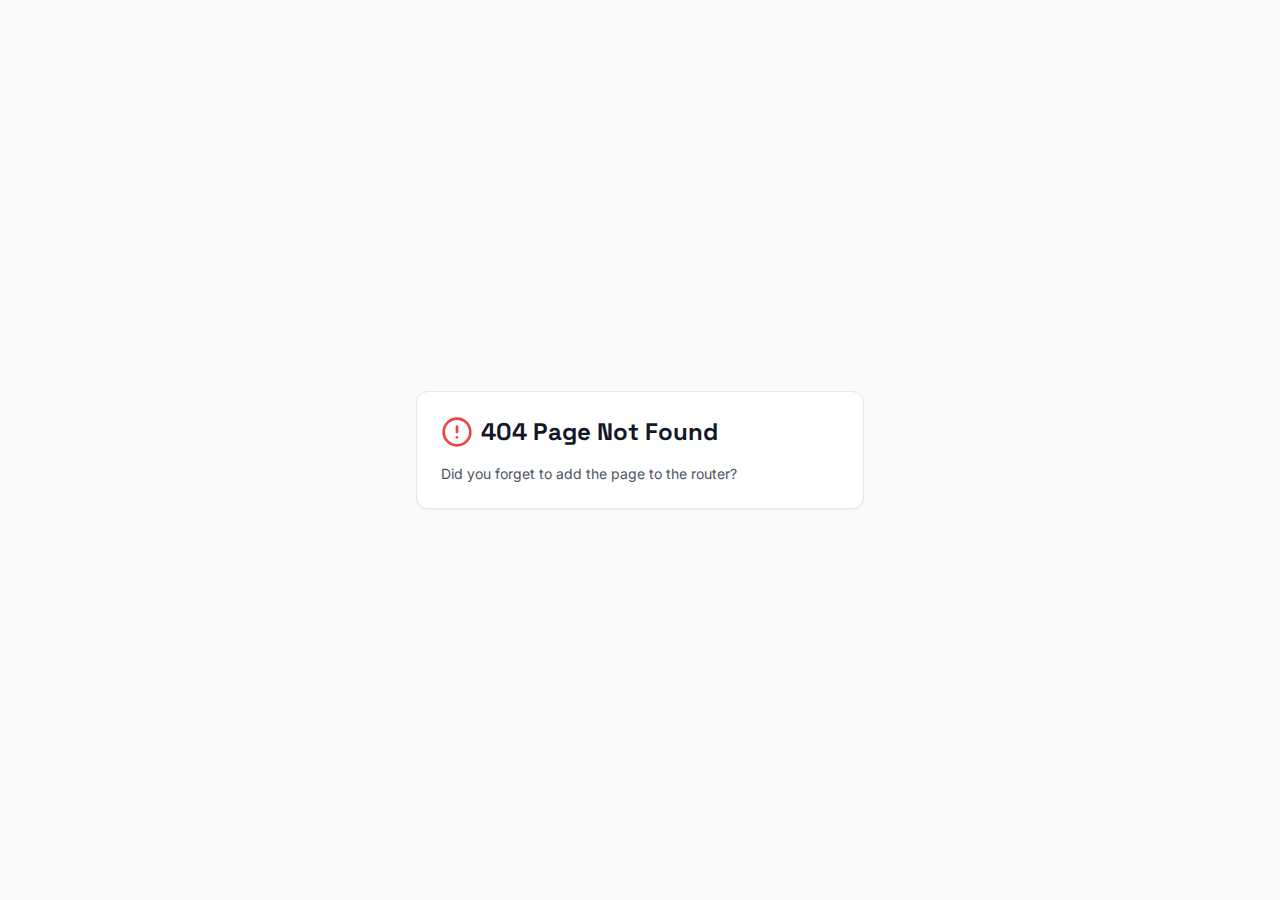
<file: index.html>
<!DOCTYPE html>
<html lang="en">
  <head>
    <meta charset="UTF-8" />
    <meta name="viewport" content="width=device-width, initial-scale=1.0, maximum-scale=1" />
    <title>CFC Trophy 2025: Where Football Meets Hope | South India's Biggest 5's Football Tournament</title>
    <meta name="description" content="Join CFC Trophy 2025 in Colachel, Tamil Nadu. South India's biggest 5's football tournament featuring 33 teams, community development, and youth empowerment. Support our mission through sponsorship opportunities." />
    <meta property="og:title" content="CFC Trophy 2025: Where Football Meets Hope" />
    <meta property="og:description" content="South India's biggest 5's football tournament bringing communities together through football. 33 teams, 10,000+ expected fans, and endless opportunities for youth development." />
    <meta property="og:type" content="website" />
    <link rel="icon" type="image/png" href="/cfc-logo.png">
    <link rel="preconnect" href="https://fonts.googleapis.com">
    <link rel="preconnect" href="https://fonts.gstatic.com" crossorigin>
    <link href="https://fonts.googleapis.com/css2?family=Inter:wght@300;400;500;600;700;800;900&family=Space+Grotesk:wght@400;500;600;700&display=swap" rel="stylesheet">
    <link rel="stylesheet" href="https://cdnjs.cloudflare.com/ajax/libs/font-awesome/6.4.0/css/all.min.css">
    <script type="module" crossorigin src="/assets/index-7pzyvl4d.js"></script>
    <link rel="stylesheet" crossorigin href="/assets/index-DSbkB8vz.css">
  </head>
  <body>
    <div id="root"></div>
    <!-- This is a replit script which adds a banner on the top of the page when opened in development mode outside the replit environment -->
    <script type="text/javascript" src="https://replit.com/public/js/replit-dev-banner.js"></script>
  </body>
</html>
</file>
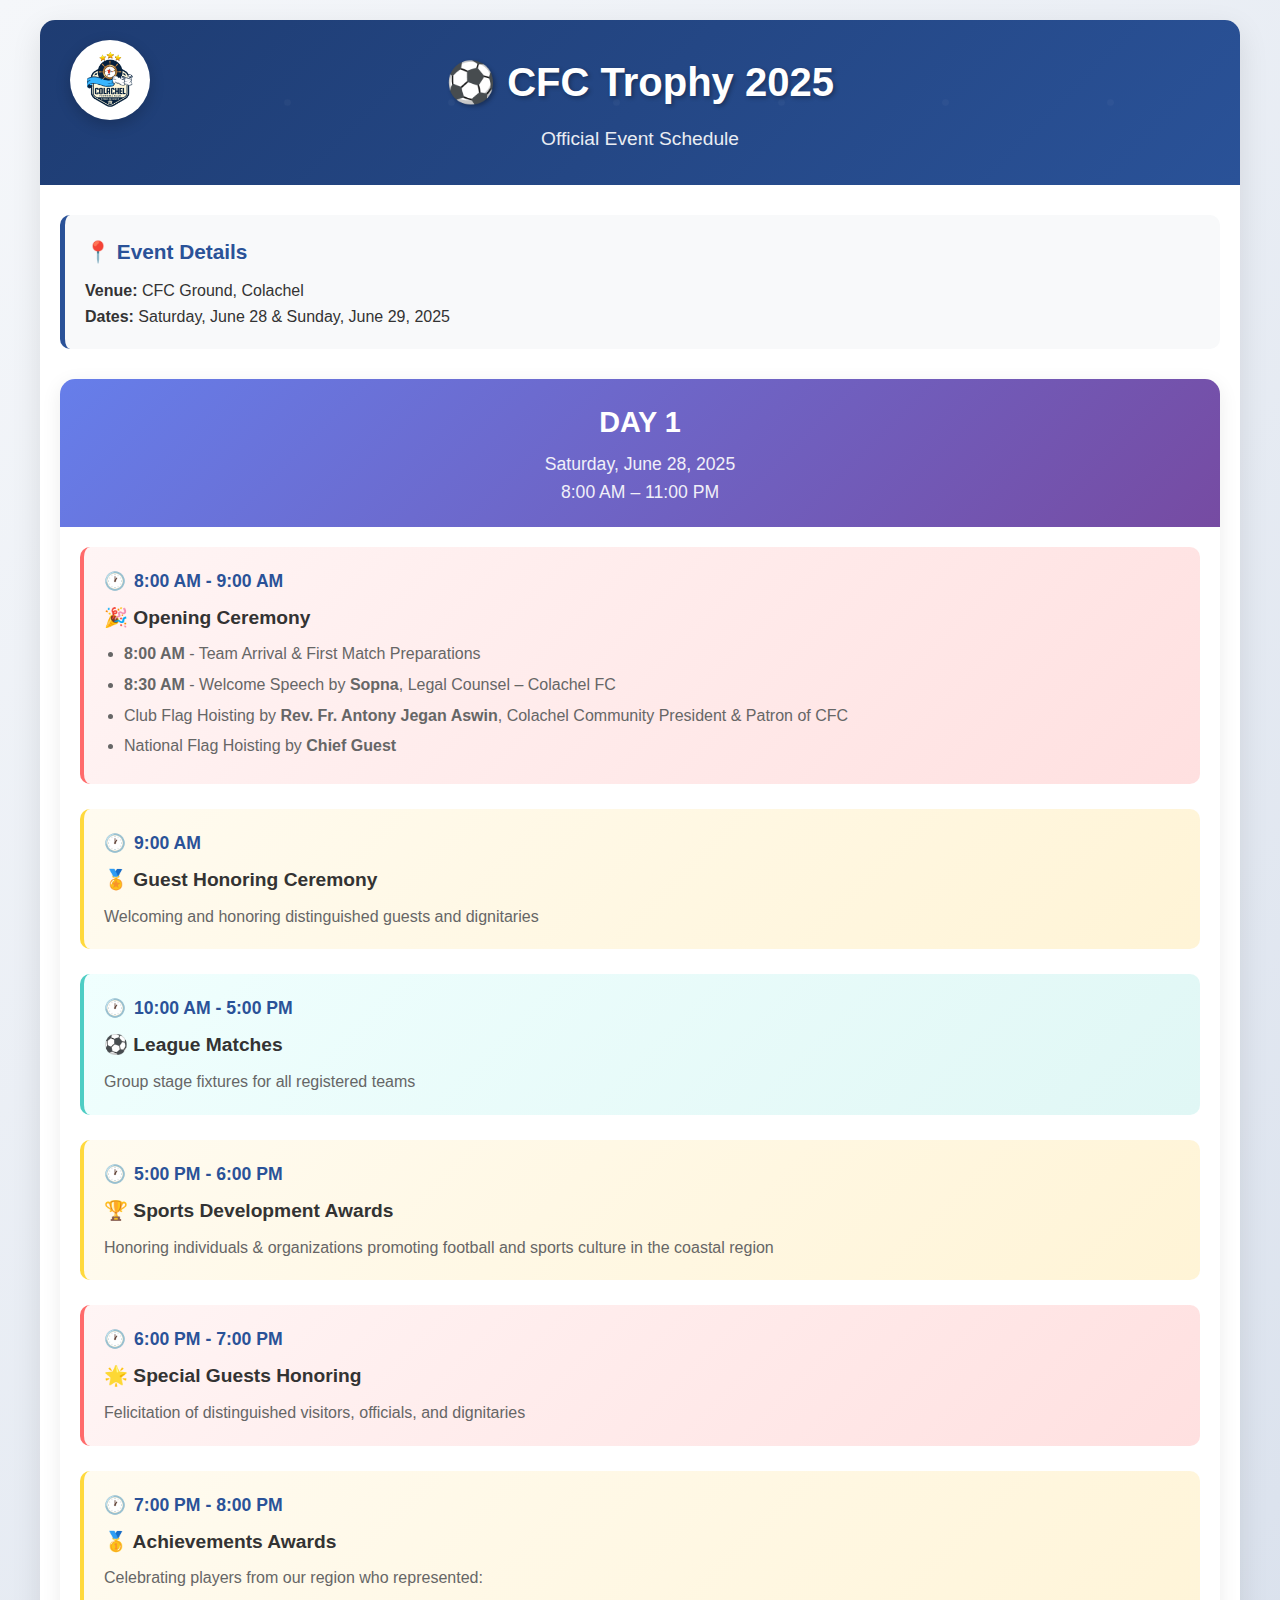
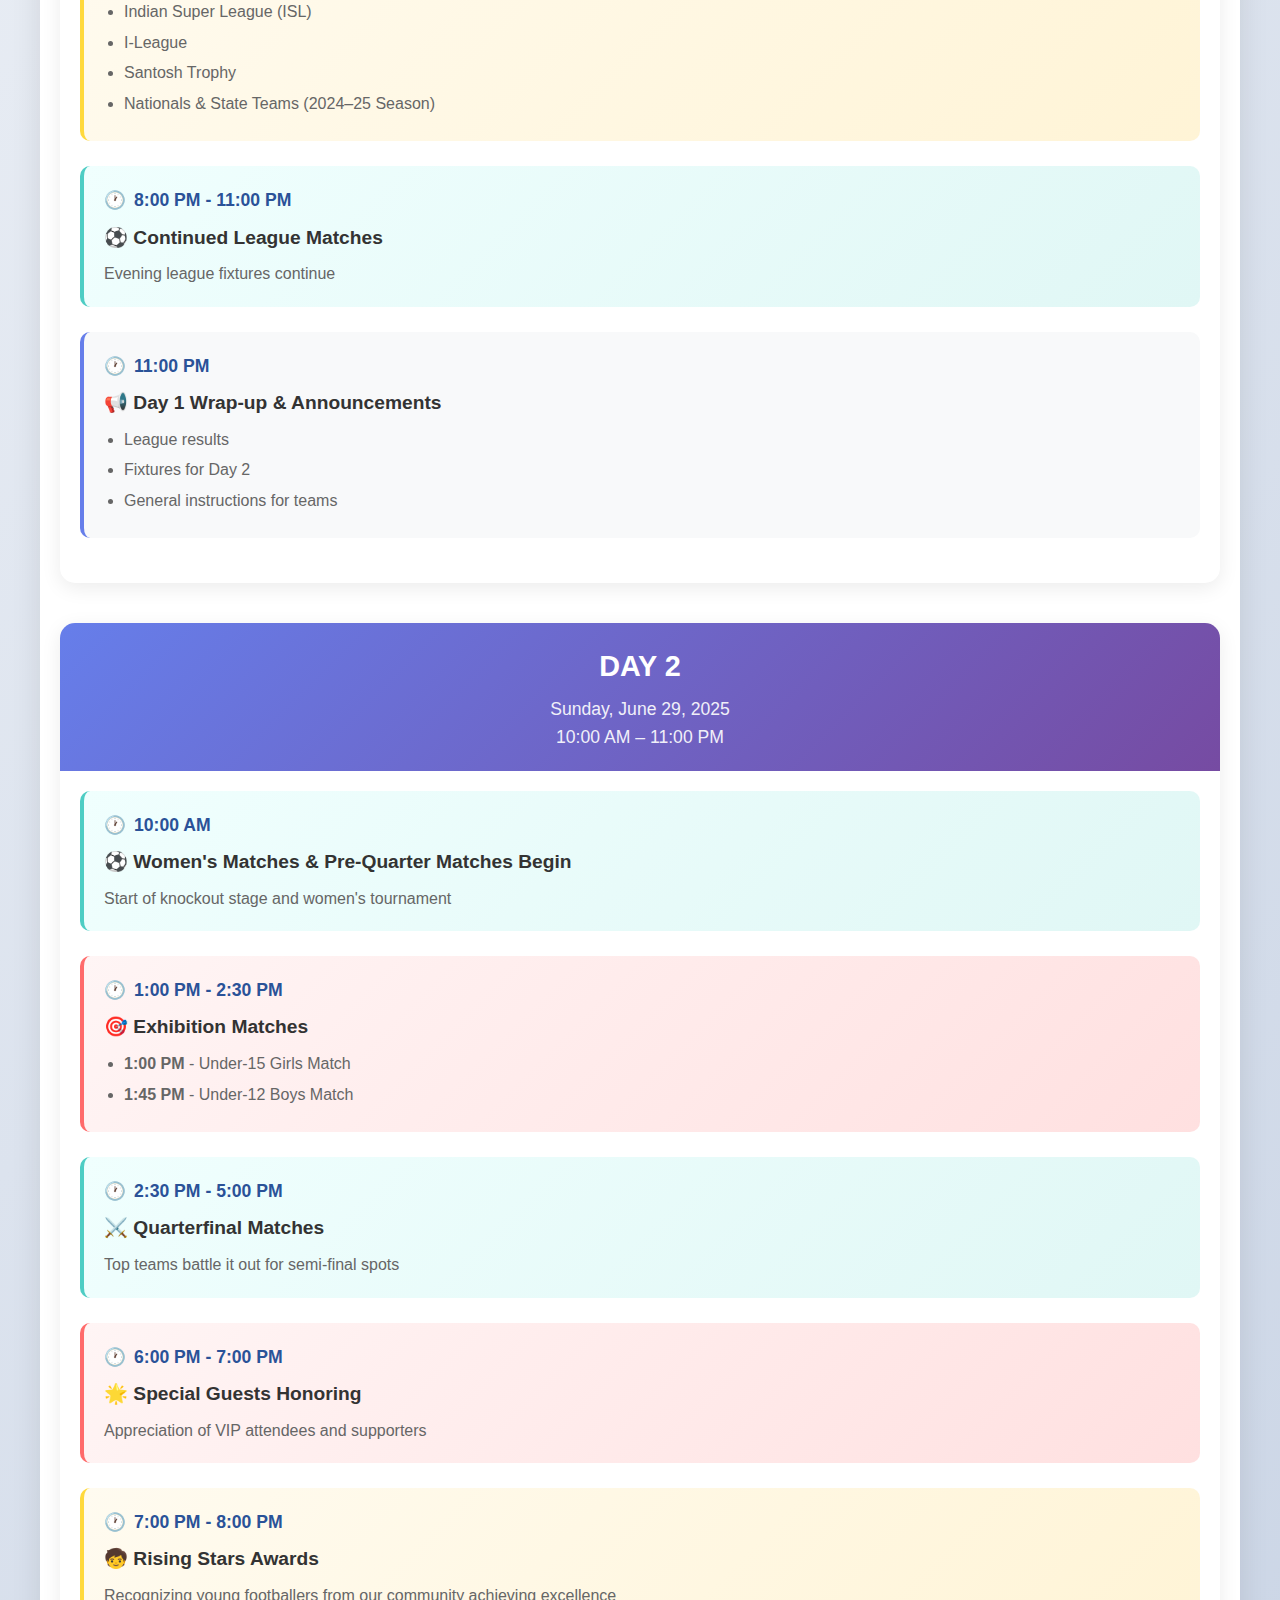
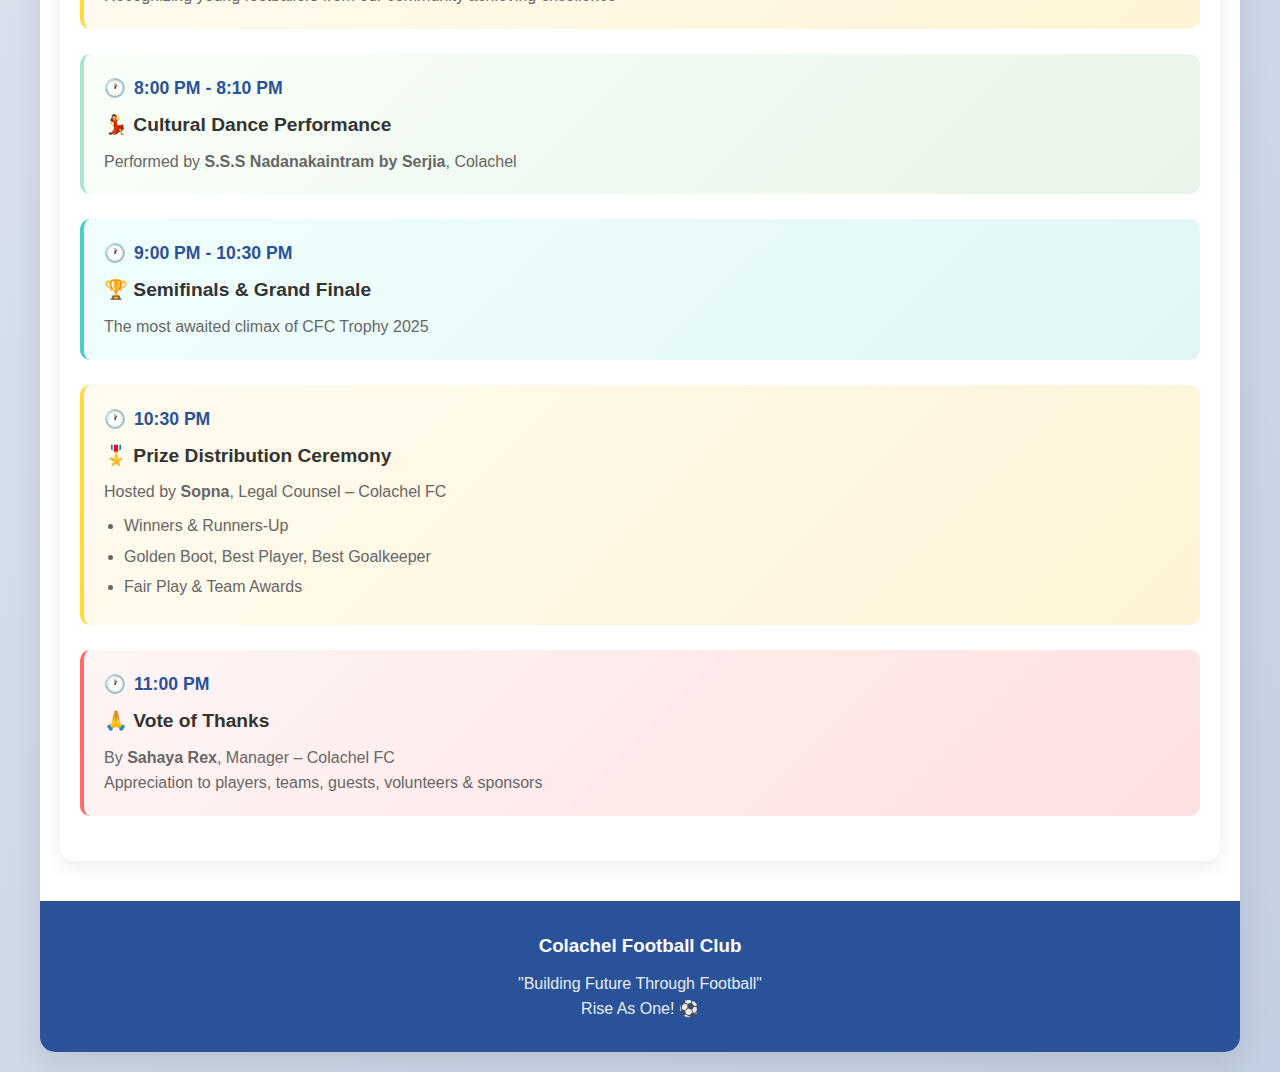
<file: schedule.html>
<!DOCTYPE html>
<html lang="en">
<head>
    <meta charset="UTF-8">
    <meta name="viewport" content="width=device-width, initial-scale=1.0">
    <title>CFC Trophy 2025 - Official Event Schedule</title>
    <style>
        * {
            margin: 0;
            padding: 0;
            box-sizing: border-box;
        }

        body {
            font-family: 'Segoe UI', Tahoma, Geneva, Verdana, sans-serif;
            line-height: 1.6;
            color: #333;
            background: linear-gradient(135deg, #f5f7fa 0%, #c3cfe2 100%);
            min-height: 100vh;
        }

        .container {
            max-width: 1200px;
            margin: 0 auto;
            padding: 20px;
            background: white;
            box-shadow: 0 10px 30px rgba(0,0,0,0.1);
            border-radius: 15px;
            margin-top: 20px;
            margin-bottom: 20px;
        }

        .header {
            text-align: center;
            padding: 30px 0;
            background: linear-gradient(135deg, #1e3c72 0%, #2a5298 100%);
            color: white;
            border-radius: 15px 15px 0 0;
            margin: -20px -20px 30px -20px;
            position: relative;
            overflow: hidden;
        }

        .header::before {
            content: '';
            position: absolute;
            top: 0;
            left: 0;
            right: 0;
            bottom: 0;
            background: url('data:image/svg+xml,<svg xmlns="http://www.w3.org/2000/svg" viewBox="0 0 100 100"><circle cx="50" cy="50" r="2" fill="rgba(255,255,255,0.1)"/></svg>') repeat;
            opacity: 0.3;
        }

        .logo-container {
            position: absolute;
            top: 20px;
            left: 30px;
            width: 80px;
            height: 80px;
            background: white;
            border-radius: 50%;
            display: flex;
            align-items: center;
            justify-content: center;
            box-shadow: 0 5px 15px rgba(0,0,0,0.2);
        }

        .logo {
            width: 70px;
            height: 70px;
            border-radius: 50%;
            object-fit: cover;
        }

        .header h1 {
            font-size: 2.5em;
            font-weight: bold;
            margin-bottom: 10px;
            text-shadow: 2px 2px 4px rgba(0,0,0,0.3);
            position: relative;
            z-index: 1;
        }

        .header .subtitle {
            font-size: 1.2em;
            opacity: 0.9;
            position: relative;
            z-index: 1;
        }

        .venue-info {
            background: #f8f9fa;
            padding: 20px;
            border-radius: 10px;
            margin-bottom: 30px;
            border-left: 5px solid #2a5298;
        }

        .venue-info h2 {
            color: #2a5298;
            margin-bottom: 10px;
            font-size: 1.3em;
        }

        .day-section {
            margin-bottom: 40px;
            background: white;
            border-radius: 15px;
            overflow: hidden;
            box-shadow: 0 5px 20px rgba(0,0,0,0.08);
        }

        .day-header {
            background: linear-gradient(135deg, #667eea 0%, #764ba2 100%);
            color: white;
            padding: 20px;
            text-align: center;
            position: relative;
        }

        .day-header h2 {
            font-size: 1.8em;
            margin-bottom: 5px;
        }

        .day-header .date {
            font-size: 1.1em;
            opacity: 0.9;
        }

        .events-container {
            padding: 20px;
        }

        .event-block {
            margin-bottom: 25px;
            padding: 20px;
            border-radius: 10px;
            background: #f8f9fa;
            border-left: 4px solid #667eea;
            transition: all 0.3s ease;
        }

        .event-block:hover {
            transform: translateX(5px);
            box-shadow: 0 5px 15px rgba(0,0,0,0.1);
        }

        .event-time {
            font-weight: bold;
            color: #2a5298;
            font-size: 1.1em;
            margin-bottom: 8px;
            display: flex;
            align-items: center;
        }

        .event-time::before {
            content: '🕐';
            margin-right: 8px;
        }

        .event-title {
            font-weight: bold;
            font-size: 1.2em;
            color: #333;
            margin-bottom: 8px;
        }

        .event-description {
            color: #666;
            line-height: 1.6;
        }

        .event-description ul {
            margin-left: 20px;
            margin-top: 8px;
        }

        .event-description li {
            margin-bottom: 5px;
        }

        .special-event {
            border-left-color: #ff6b6b;
            background: linear-gradient(135deg, #fff5f5 0%, #ffe0e0 100%);
        }

        .match-event {
            border-left-color: #4ecdc4;
            background: linear-gradient(135deg, #f0fffe 0%, #e0f7f5 100%);
        }

        .award-event {
            border-left-color: #ffd93d;
            background: linear-gradient(135deg, #fffbf0 0%, #fff4d6 100%);
        }

        .cultural-event {
            border-left-color: #a8e6cf;
            background: linear-gradient(135deg, #f8fff8 0%, #e8f5e8 100%);
        }

        .footer {
            text-align: center;
            padding: 30px;
            background: #2a5298;
            color: white;
            border-radius: 0 0 15px 15px;
            margin: 30px -20px -20px -20px;
        }

        .footer h3 {
            margin-bottom: 10px;
        }

        .footer p {
            opacity: 0.9;
        }

        @media (max-width: 768px) {
            .container {
                margin: 10px;
                padding: 15px;
            }
            
            .header h1 {
                font-size: 2em;
            }
            
            .logo-container {
                position: relative;
                margin: 0 auto 20px;
                left: auto;
                top: auto;
            }
            
            .event-block {
                padding: 15px;
            }
        }

        .icon {
            margin-right: 8px;
            font-size: 1.2em;
        }
    </style>
</head>
<body>
    <div class="container">
        <div class="header">
            <div class="logo-container">
                <img src="cfc-logo.png" alt="Colachel Football Club Logo" class="logo">
            </div>
            <h1>⚽ CFC Trophy 2025</h1>
            <div class="subtitle">Official Event Schedule</div>
        </div>

        <div class="venue-info">
            <h2>📍 Event Details</h2>
            <p><strong>Venue:</strong> CFC Ground, Colachel</p>
            <p><strong>Dates:</strong> Saturday, June 28 & Sunday, June 29, 2025</p>
        </div>

        <!-- Day 1 -->
        <div class="day-section">
            <div class="day-header">
                <h2>DAY 1</h2>
                <div class="date">Saturday, June 28, 2025</div>
                <div class="date">8:00 AM – 11:00 PM</div>
            </div>
            <div class="events-container">
                <div class="event-block special-event">
                    <div class="event-time">8:00 AM - 9:00 AM</div>
                    <div class="event-title">🎉 Opening Ceremony</div>
                    <div class="event-description">
                        <ul>
                            <li><strong>8:00 AM</strong> - Team Arrival & First Match Preparations</li>
                            <li><strong>8:30 AM</strong> - Welcome Speech by <strong>Sopna</strong>, Legal Counsel – Colachel FC</li>
                            <li>Club Flag Hoisting by <strong>Rev. Fr. Antony Jegan Aswin</strong>, Colachel Community President & Patron of CFC</li>
                            <li>National Flag Hoisting by <strong>Chief Guest</strong></li>
                        </ul>
                    </div>
                </div>

                <div class="event-block award-event">
                    <div class="event-time">9:00 AM</div>
                    <div class="event-title">🏅 Guest Honoring Ceremony</div>
                    <div class="event-description">
                        Welcoming and honoring distinguished guests and dignitaries
                    </div>
                </div>

                <div class="event-block match-event">
                    <div class="event-time">10:00 AM - 5:00 PM</div>
                    <div class="event-title">⚽ League Matches</div>
                    <div class="event-description">
                        Group stage fixtures for all registered teams
                    </div>
                </div>

                <div class="event-block award-event">
                    <div class="event-time">5:00 PM - 6:00 PM</div>
                    <div class="event-title">🏆 Sports Development Awards</div>
                    <div class="event-description">
                        Honoring individuals & organizations promoting football and sports culture in the coastal region
                    </div>
                </div>

                <div class="event-block special-event">
                    <div class="event-time">6:00 PM - 7:00 PM</div>
                    <div class="event-title">🌟 Special Guests Honoring</div>
                    <div class="event-description">
                        Felicitation of distinguished visitors, officials, and dignitaries
                    </div>
                </div>

                <div class="event-block award-event">
                    <div class="event-time">7:00 PM - 8:00 PM</div>
                    <div class="event-title">🥇 Achievements Awards</div>
                    <div class="event-description">
                        Celebrating players from our region who represented:
                        <ul>
                            <li>Indian Super League (ISL)</li>
                            <li>I-League</li>
                            <li>Santosh Trophy</li>
                            <li>Nationals & State Teams (2024–25 Season)</li>
                        </ul>
                    </div>
                </div>

                <div class="event-block match-event">
                    <div class="event-time">8:00 PM - 11:00 PM</div>
                    <div class="event-title">⚽ Continued League Matches</div>
                    <div class="event-description">
                        Evening league fixtures continue
                    </div>
                </div>

                <div class="event-block">
                    <div class="event-time">11:00 PM</div>
                    <div class="event-title">📢 Day 1 Wrap-up & Announcements</div>
                    <div class="event-description">
                        <ul>
                            <li>League results</li>
                            <li>Fixtures for Day 2</li>
                            <li>General instructions for teams</li>
                        </ul>
                    </div>
                </div>
            </div>
        </div>

        <!-- Day 2 -->
        <div class="day-section">
            <div class="day-header">
                <h2>DAY 2</h2>
                <div class="date">Sunday, June 29, 2025</div>
                <div class="date">10:00 AM – 11:00 PM</div>
            </div>
            <div class="events-container">
                <div class="event-block match-event">
                    <div class="event-time">10:00 AM</div>
                    <div class="event-title">⚽ Women's Matches & Pre-Quarter Matches Begin</div>
                    <div class="event-description">
                        Start of knockout stage and women's tournament
                    </div>
                </div>

                <div class="event-block special-event">
                    <div class="event-time">1:00 PM - 2:30 PM</div>
                    <div class="event-title">🎯 Exhibition Matches</div>
                    <div class="event-description">
                        <ul>
                            <li><strong>1:00 PM</strong> - Under-15 Girls Match</li>
                            <li><strong>1:45 PM</strong> - Under-12 Boys Match</li>
                        </ul>
                    </div>
                </div>

                <div class="event-block match-event">
                    <div class="event-time">2:30 PM - 5:00 PM</div>
                    <div class="event-title">⚔️ Quarterfinal Matches</div>
                    <div class="event-description">
                        Top teams battle it out for semi-final spots
                    </div>
                </div>

                <div class="event-block special-event">
                    <div class="event-time">6:00 PM - 7:00 PM</div>
                    <div class="event-title">🌟 Special Guests Honoring</div>
                    <div class="event-description">
                        Appreciation of VIP attendees and supporters
                    </div>
                </div>

                <div class="event-block award-event">
                    <div class="event-time">7:00 PM - 8:00 PM</div>
                    <div class="event-title">🧒 Rising Stars Awards</div>
                    <div class="event-description">
                        Recognizing young footballers from our community achieving excellence
                    </div>
                </div>

                <div class="event-block cultural-event">
                    <div class="event-time">8:00 PM - 8:10 PM</div>
                    <div class="event-title">💃 Cultural Dance Performance</div>
                    <div class="event-description">
                        Performed by <strong>S.S.S Nadanakaintram by Serjia</strong>, Colachel
                    </div>
                </div>

                <div class="event-block match-event">
                    <div class="event-time">9:00 PM - 10:30 PM</div>
                    <div class="event-title">🏆 Semifinals & Grand Finale</div>
                    <div class="event-description">
                        The most awaited climax of CFC Trophy 2025
                    </div>
                </div>

                <div class="event-block award-event">
                    <div class="event-time">10:30 PM</div>
                    <div class="event-title">🎖️ Prize Distribution Ceremony</div>
                    <div class="event-description">
                        Hosted by <strong>Sopna</strong>, Legal Counsel – Colachel FC
                        <ul>
                            <li>Winners & Runners-Up</li>
                            <li>Golden Boot, Best Player, Best Goalkeeper</li>
                            <li>Fair Play & Team Awards</li>
                        </ul>
                    </div>
                </div>

                <div class="event-block special-event">
                    <div class="event-time">11:00 PM</div>
                    <div class="event-title">🙏 Vote of Thanks</div>
                    <div class="event-description">
                        By <strong>Sahaya Rex</strong>, Manager – Colachel FC<br>
                        Appreciation to players, teams, guests, volunteers & sponsors
                    </div>
                </div>
            </div>
        </div>

        <div class="footer">
            <h3>Colachel Football Club</h3>
            <p>"Building Future Through Football"</p>
            <p>Rise As One! ⚽</p>
        </div>
    </div>
</body>
</html>
</file>
<file: assets/index-DSbkB8vz.css>
*,:before,:after{--tw-border-spacing-x: 0;--tw-border-spacing-y: 0;--tw-translate-x: 0;--tw-translate-y: 0;--tw-rotate: 0;--tw-skew-x: 0;--tw-skew-y: 0;--tw-scale-x: 1;--tw-scale-y: 1;--tw-pan-x: ;--tw-pan-y: ;--tw-pinch-zoom: ;--tw-scroll-snap-strictness: proximity;--tw-gradient-from-position: ;--tw-gradient-via-position: ;--tw-gradient-to-position: ;--tw-ordinal: ;--tw-slashed-zero: ;--tw-numeric-figure: ;--tw-numeric-spacing: ;--tw-numeric-fraction: ;--tw-ring-inset: ;--tw-ring-offset-width: 0px;--tw-ring-offset-color: #fff;--tw-ring-color: rgb(59 130 246 / .5);--tw-ring-offset-shadow: 0 0 #0000;--tw-ring-shadow: 0 0 #0000;--tw-shadow: 0 0 #0000;--tw-shadow-colored: 0 0 #0000;--tw-blur: ;--tw-brightness: ;--tw-contrast: ;--tw-grayscale: ;--tw-hue-rotate: ;--tw-invert: ;--tw-saturate: ;--tw-sepia: ;--tw-drop-shadow: ;--tw-backdrop-blur: ;--tw-backdrop-brightness: ;--tw-backdrop-contrast: ;--tw-backdrop-grayscale: ;--tw-backdrop-hue-rotate: ;--tw-backdrop-invert: ;--tw-backdrop-opacity: ;--tw-backdrop-saturate: ;--tw-backdrop-sepia: ;--tw-contain-size: ;--tw-contain-layout: ;--tw-contain-paint: ;--tw-contain-style: }::backdrop{--tw-border-spacing-x: 0;--tw-border-spacing-y: 0;--tw-translate-x: 0;--tw-translate-y: 0;--tw-rotate: 0;--tw-skew-x: 0;--tw-skew-y: 0;--tw-scale-x: 1;--tw-scale-y: 1;--tw-pan-x: ;--tw-pan-y: ;--tw-pinch-zoom: ;--tw-scroll-snap-strictness: proximity;--tw-gradient-from-position: ;--tw-gradient-via-position: ;--tw-gradient-to-position: ;--tw-ordinal: ;--tw-slashed-zero: ;--tw-numeric-figure: ;--tw-numeric-spacing: ;--tw-numeric-fraction: ;--tw-ring-inset: ;--tw-ring-offset-width: 0px;--tw-ring-offset-color: #fff;--tw-ring-color: rgb(59 130 246 / .5);--tw-ring-offset-shadow: 0 0 #0000;--tw-ring-shadow: 0 0 #0000;--tw-shadow: 0 0 #0000;--tw-shadow-colored: 0 0 #0000;--tw-blur: ;--tw-brightness: ;--tw-contrast: ;--tw-grayscale: ;--tw-hue-rotate: ;--tw-invert: ;--tw-saturate: ;--tw-sepia: ;--tw-drop-shadow: ;--tw-backdrop-blur: ;--tw-backdrop-brightness: ;--tw-backdrop-contrast: ;--tw-backdrop-grayscale: ;--tw-backdrop-hue-rotate: ;--tw-backdrop-invert: ;--tw-backdrop-opacity: ;--tw-backdrop-saturate: ;--tw-backdrop-sepia: ;--tw-contain-size: ;--tw-contain-layout: ;--tw-contain-paint: ;--tw-contain-style: }*,:before,:after{box-sizing:border-box;border-width:0;border-style:solid;border-color:#e5e7eb}:before,:after{--tw-content: ""}html,:host{line-height:1.5;-webkit-text-size-adjust:100%;-moz-tab-size:4;-o-tab-size:4;tab-size:4;font-family:ui-sans-serif,system-ui,sans-serif,"Apple Color Emoji","Segoe UI Emoji",Segoe UI Symbol,"Noto Color Emoji";font-feature-settings:normal;font-variation-settings:normal;-webkit-tap-highlight-color:transparent}body{margin:0;line-height:inherit}hr{height:0;color:inherit;border-top-width:1px}abbr:where([title]){-webkit-text-decoration:underline dotted;text-decoration:underline dotted}h1,h2,h3,h4,h5,h6{font-size:inherit;font-weight:inherit}a{color:inherit;text-decoration:inherit}b,strong{font-weight:bolder}code,kbd,samp,pre{font-family:ui-monospace,SFMono-Regular,Menlo,Monaco,Consolas,Liberation Mono,Courier New,monospace;font-feature-settings:normal;font-variation-settings:normal;font-size:1em}small{font-size:80%}sub,sup{font-size:75%;line-height:0;position:relative;vertical-align:baseline}sub{bottom:-.25em}sup{top:-.5em}table{text-indent:0;border-color:inherit;border-collapse:collapse}button,input,optgroup,select,textarea{font-family:inherit;font-feature-settings:inherit;font-variation-settings:inherit;font-size:100%;font-weight:inherit;line-height:inherit;letter-spacing:inherit;color:inherit;margin:0;padding:0}button,select{text-transform:none}button,input:where([type=button]),input:where([type=reset]),input:where([type=submit]){-webkit-appearance:button;background-color:transparent;background-image:none}:-moz-focusring{outline:auto}:-moz-ui-invalid{box-shadow:none}progress{vertical-align:baseline}::-webkit-inner-spin-button,::-webkit-outer-spin-button{height:auto}[type=search]{-webkit-appearance:textfield;outline-offset:-2px}::-webkit-search-decoration{-webkit-appearance:none}::-webkit-file-upload-button{-webkit-appearance:button;font:inherit}summary{display:list-item}blockquote,dl,dd,h1,h2,h3,h4,h5,h6,hr,figure,p,pre{margin:0}fieldset{margin:0;padding:0}legend{padding:0}ol,ul,menu{list-style:none;margin:0;padding:0}dialog{padding:0}textarea{resize:vertical}input::-moz-placeholder,textarea::-moz-placeholder{opacity:1;color:#9ca3af}input::placeholder,textarea::placeholder{opacity:1;color:#9ca3af}button,[role=button]{cursor:pointer}:disabled{cursor:default}img,svg,video,canvas,audio,iframe,embed,object{display:block;vertical-align:middle}img,video{max-width:100%;height:auto}[hidden]:where(:not([hidden=until-found])){display:none}*{border-color:hsl(var(--border))}body{background-color:hsl(var(--background));color:hsl(var(--foreground));-webkit-font-smoothing:antialiased;-moz-osx-font-smoothing:grayscale;font-family:Inter,sans-serif}h1,h2,h3,h4,h5,h6{font-family:Space Grotesk,sans-serif}.sr-only{position:absolute;width:1px;height:1px;padding:0;margin:-1px;overflow:hidden;clip:rect(0,0,0,0);white-space:nowrap;border-width:0}.pointer-events-none{pointer-events:none}.pointer-events-auto{pointer-events:auto}.visible{visibility:visible}.invisible{visibility:hidden}.fixed{position:fixed}.absolute{position:absolute}.relative{position:relative}.inset-0{top:0;right:0;bottom:0;left:0}.inset-x-0{left:0;right:0}.inset-y-0{top:0;bottom:0}.-bottom-12{bottom:-3rem}.-left-12{left:-3rem}.-right-12{right:-3rem}.-top-12{top:-3rem}.bottom-0{bottom:0}.bottom-32{bottom:8rem}.bottom-4{bottom:1rem}.bottom-6{bottom:1.5rem}.left-0{left:0}.left-1{left:.25rem}.left-1\/2{left:50%}.left-10{left:2.5rem}.left-2{left:.5rem}.left-4{left:1rem}.left-6{left:1.5rem}.left-\[50\%\]{left:50%}.right-0{right:0}.right-1{right:.25rem}.right-16{right:4rem}.right-2{right:.5rem}.right-3{right:.75rem}.right-4{right:1rem}.top-0{top:0}.top-1\.5{top:.375rem}.top-1\/2{top:50%}.top-2{top:.5rem}.top-20{top:5rem}.top-3\.5{top:.875rem}.top-4{top:1rem}.top-\[1px\]{top:1px}.top-\[50\%\]{top:50%}.top-\[60\%\]{top:60%}.top-full{top:100%}.z-10{z-index:10}.z-20{z-index:20}.z-50{z-index:50}.z-\[100\]{z-index:100}.z-\[1\]{z-index:1}.-mx-1{margin-left:-.25rem;margin-right:-.25rem}.mx-2{margin-left:.5rem;margin-right:.5rem}.mx-3\.5{margin-left:.875rem;margin-right:.875rem}.mx-4{margin-left:1rem;margin-right:1rem}.mx-auto{margin-left:auto;margin-right:auto}.my-0\.5{margin-top:.125rem;margin-bottom:.125rem}.my-1{margin-top:.25rem;margin-bottom:.25rem}.-ml-4{margin-left:-1rem}.-mt-4{margin-top:-1rem}.mb-1{margin-bottom:.25rem}.mb-12{margin-bottom:3rem}.mb-16{margin-bottom:4rem}.mb-2{margin-bottom:.5rem}.mb-3{margin-bottom:.75rem}.mb-4{margin-bottom:1rem}.mb-6{margin-bottom:1.5rem}.mb-8{margin-bottom:2rem}.ml-1{margin-left:.25rem}.ml-10{margin-left:2.5rem}.ml-3{margin-left:.75rem}.ml-auto{margin-left:auto}.mr-2{margin-right:.5rem}.mr-3{margin-right:.75rem}.mr-4{margin-right:1rem}.mt-1{margin-top:.25rem}.mt-1\.5{margin-top:.375rem}.mt-12{margin-top:3rem}.mt-2{margin-top:.5rem}.mt-24{margin-top:6rem}.mt-4{margin-top:1rem}.mt-6{margin-top:1.5rem}.mt-8{margin-top:2rem}.mt-auto{margin-top:auto}.block{display:block}.flex{display:flex}.inline-flex{display:inline-flex}.table{display:table}.grid{display:grid}.hidden{display:none}.aspect-square{aspect-ratio:1 / 1}.aspect-video{aspect-ratio:16 / 9}.size-4{width:1rem;height:1rem}.h-1{height:.25rem}.h-1\.5{height:.375rem}.h-10{height:2.5rem}.h-11{height:2.75rem}.h-12{height:3rem}.h-16{height:4rem}.h-2{height:.5rem}.h-2\.5{height:.625rem}.h-3{height:.75rem}.h-3\.5{height:.875rem}.h-4{height:1rem}.h-48{height:12rem}.h-5{height:1.25rem}.h-6{height:1.5rem}.h-7{height:1.75rem}.h-8{height:2rem}.h-9{height:2.25rem}.h-96{height:24rem}.h-\[1px\]{height:1px}.h-\[var\(--radix-navigation-menu-viewport-height\)\]{height:var(--radix-navigation-menu-viewport-height)}.h-\[var\(--radix-select-trigger-height\)\]{height:var(--radix-select-trigger-height)}.h-auto{height:auto}.h-full{height:100%}.h-px{height:1px}.h-svh{height:100svh}.max-h-\[--radix-context-menu-content-available-height\]{max-height:var(--radix-context-menu-content-available-height)}.max-h-\[--radix-select-content-available-height\]{max-height:var(--radix-select-content-available-height)}.max-h-\[300px\]{max-height:300px}.max-h-\[var\(--radix-dropdown-menu-content-available-height\)\]{max-height:var(--radix-dropdown-menu-content-available-height)}.max-h-screen{max-height:100vh}.min-h-0{min-height:0px}.min-h-\[70vh\]{min-height:70vh}.min-h-\[80px\]{min-height:80px}.min-h-screen{min-height:100vh}.min-h-svh{min-height:100svh}.w-0{width:0px}.w-1{width:.25rem}.w-10{width:2.5rem}.w-11{width:2.75rem}.w-16{width:4rem}.w-2{width:.5rem}.w-2\.5{width:.625rem}.w-24{width:6rem}.w-3{width:.75rem}.w-3\.5{width:.875rem}.w-3\/4{width:75%}.w-4{width:1rem}.w-48{width:12rem}.w-5{width:1.25rem}.w-64{width:16rem}.w-7{width:1.75rem}.w-72{width:18rem}.w-8{width:2rem}.w-9{width:2.25rem}.w-\[--sidebar-width\]{width:var(--sidebar-width)}.w-\[100px\]{width:100px}.w-\[1px\]{width:1px}.w-auto{width:auto}.w-full{width:100%}.w-max{width:-moz-max-content;width:max-content}.w-px{width:1px}.min-w-0{min-width:0px}.min-w-10{min-width:2.5rem}.min-w-11{min-width:2.75rem}.min-w-5{min-width:1.25rem}.min-w-9{min-width:2.25rem}.min-w-\[12rem\]{min-width:12rem}.min-w-\[8rem\]{min-width:8rem}.min-w-\[var\(--radix-select-trigger-width\)\]{min-width:var(--radix-select-trigger-width)}.max-w-3xl{max-width:48rem}.max-w-4xl{max-width:56rem}.max-w-7xl{max-width:80rem}.max-w-\[--skeleton-width\]{max-width:var(--skeleton-width)}.max-w-lg{max-width:32rem}.max-w-max{max-width:-moz-max-content;max-width:max-content}.max-w-md{max-width:28rem}.flex-1{flex:1 1 0%}.flex-shrink-0,.shrink-0{flex-shrink:0}.grow{flex-grow:1}.grow-0{flex-grow:0}.basis-full{flex-basis:100%}.caption-bottom{caption-side:bottom}.border-collapse{border-collapse:collapse}.origin-\[--radix-context-menu-content-transform-origin\]{transform-origin:var(--radix-context-menu-content-transform-origin)}.origin-\[--radix-dropdown-menu-content-transform-origin\]{transform-origin:var(--radix-dropdown-menu-content-transform-origin)}.origin-\[--radix-hover-card-content-transform-origin\]{transform-origin:var(--radix-hover-card-content-transform-origin)}.origin-\[--radix-menubar-content-transform-origin\]{transform-origin:var(--radix-menubar-content-transform-origin)}.origin-\[--radix-popover-content-transform-origin\]{transform-origin:var(--radix-popover-content-transform-origin)}.origin-\[--radix-select-content-transform-origin\]{transform-origin:var(--radix-select-content-transform-origin)}.origin-\[--radix-tooltip-content-transform-origin\]{transform-origin:var(--radix-tooltip-content-transform-origin)}.-translate-x-1\/2{--tw-translate-x: -50%;transform:translate(var(--tw-translate-x),var(--tw-translate-y)) rotate(var(--tw-rotate)) skew(var(--tw-skew-x)) skewY(var(--tw-skew-y)) scaleX(var(--tw-scale-x)) scaleY(var(--tw-scale-y))}.-translate-x-px{--tw-translate-x: -1px;transform:translate(var(--tw-translate-x),var(--tw-translate-y)) rotate(var(--tw-rotate)) skew(var(--tw-skew-x)) skewY(var(--tw-skew-y)) scaleX(var(--tw-scale-x)) scaleY(var(--tw-scale-y))}.-translate-y-1\/2{--tw-translate-y: -50%;transform:translate(var(--tw-translate-x),var(--tw-translate-y)) rotate(var(--tw-rotate)) skew(var(--tw-skew-x)) skewY(var(--tw-skew-y)) scaleX(var(--tw-scale-x)) scaleY(var(--tw-scale-y))}.translate-x-\[-50\%\]{--tw-translate-x: -50%;transform:translate(var(--tw-translate-x),var(--tw-translate-y)) rotate(var(--tw-rotate)) skew(var(--tw-skew-x)) skewY(var(--tw-skew-y)) scaleX(var(--tw-scale-x)) scaleY(var(--tw-scale-y))}.translate-x-px{--tw-translate-x: 1px;transform:translate(var(--tw-translate-x),var(--tw-translate-y)) rotate(var(--tw-rotate)) skew(var(--tw-skew-x)) skewY(var(--tw-skew-y)) scaleX(var(--tw-scale-x)) scaleY(var(--tw-scale-y))}.translate-y-\[-50\%\]{--tw-translate-y: -50%;transform:translate(var(--tw-translate-x),var(--tw-translate-y)) rotate(var(--tw-rotate)) skew(var(--tw-skew-x)) skewY(var(--tw-skew-y)) scaleX(var(--tw-scale-x)) scaleY(var(--tw-scale-y))}.rotate-45{--tw-rotate: 45deg;transform:translate(var(--tw-translate-x),var(--tw-translate-y)) rotate(var(--tw-rotate)) skew(var(--tw-skew-x)) skewY(var(--tw-skew-y)) scaleX(var(--tw-scale-x)) scaleY(var(--tw-scale-y))}.rotate-90{--tw-rotate: 90deg;transform:translate(var(--tw-translate-x),var(--tw-translate-y)) rotate(var(--tw-rotate)) skew(var(--tw-skew-x)) skewY(var(--tw-skew-y)) scaleX(var(--tw-scale-x)) scaleY(var(--tw-scale-y))}.transform{transform:translate(var(--tw-translate-x),var(--tw-translate-y)) rotate(var(--tw-rotate)) skew(var(--tw-skew-x)) skewY(var(--tw-skew-y)) scaleX(var(--tw-scale-x)) scaleY(var(--tw-scale-y))}@keyframes pulse{50%{opacity:.5}}.animate-pulse{animation:pulse 2s cubic-bezier(.4,0,.6,1) infinite}.cursor-default{cursor:default}.cursor-pointer{cursor:pointer}.touch-none{touch-action:none}.select-none{-webkit-user-select:none;-moz-user-select:none;user-select:none}.list-none{list-style-type:none}.grid-cols-1{grid-template-columns:repeat(1,minmax(0,1fr))}.grid-cols-2{grid-template-columns:repeat(2,minmax(0,1fr))}.grid-cols-3{grid-template-columns:repeat(3,minmax(0,1fr))}.flex-row{flex-direction:row}.flex-col{flex-direction:column}.flex-col-reverse{flex-direction:column-reverse}.flex-wrap{flex-wrap:wrap}.items-start{align-items:flex-start}.items-end{align-items:flex-end}.items-center{align-items:center}.items-baseline{align-items:baseline}.items-stretch{align-items:stretch}.justify-center{justify-content:center}.justify-between{justify-content:space-between}.gap-1{gap:.25rem}.gap-1\.5{gap:.375rem}.gap-12{gap:3rem}.gap-2{gap:.5rem}.gap-4{gap:1rem}.gap-6{gap:1.5rem}.gap-8{gap:2rem}.space-x-1>:not([hidden])~:not([hidden]){--tw-space-x-reverse: 0;margin-right:calc(.25rem * var(--tw-space-x-reverse));margin-left:calc(.25rem * calc(1 - var(--tw-space-x-reverse)))}.space-x-2>:not([hidden])~:not([hidden]){--tw-space-x-reverse: 0;margin-right:calc(.5rem * var(--tw-space-x-reverse));margin-left:calc(.5rem * calc(1 - var(--tw-space-x-reverse)))}.space-x-4>:not([hidden])~:not([hidden]){--tw-space-x-reverse: 0;margin-right:calc(1rem * var(--tw-space-x-reverse));margin-left:calc(1rem * calc(1 - var(--tw-space-x-reverse)))}.space-y-1>:not([hidden])~:not([hidden]){--tw-space-y-reverse: 0;margin-top:calc(.25rem * calc(1 - var(--tw-space-y-reverse)));margin-bottom:calc(.25rem * var(--tw-space-y-reverse))}.space-y-1\.5>:not([hidden])~:not([hidden]){--tw-space-y-reverse: 0;margin-top:calc(.375rem * calc(1 - var(--tw-space-y-reverse)));margin-bottom:calc(.375rem * var(--tw-space-y-reverse))}.space-y-2>:not([hidden])~:not([hidden]){--tw-space-y-reverse: 0;margin-top:calc(.5rem * calc(1 - var(--tw-space-y-reverse)));margin-bottom:calc(.5rem * var(--tw-space-y-reverse))}.space-y-3>:not([hidden])~:not([hidden]){--tw-space-y-reverse: 0;margin-top:calc(.75rem * calc(1 - var(--tw-space-y-reverse)));margin-bottom:calc(.75rem * var(--tw-space-y-reverse))}.space-y-4>:not([hidden])~:not([hidden]){--tw-space-y-reverse: 0;margin-top:calc(1rem * calc(1 - var(--tw-space-y-reverse)));margin-bottom:calc(1rem * var(--tw-space-y-reverse))}.space-y-6>:not([hidden])~:not([hidden]){--tw-space-y-reverse: 0;margin-top:calc(1.5rem * calc(1 - var(--tw-space-y-reverse)));margin-bottom:calc(1.5rem * var(--tw-space-y-reverse))}.space-y-8>:not([hidden])~:not([hidden]){--tw-space-y-reverse: 0;margin-top:calc(2rem * calc(1 - var(--tw-space-y-reverse)));margin-bottom:calc(2rem * var(--tw-space-y-reverse))}.overflow-auto{overflow:auto}.overflow-hidden{overflow:hidden}.overflow-y-auto{overflow-y:auto}.overflow-x-hidden{overflow-x:hidden}.whitespace-nowrap{white-space:nowrap}.break-words{overflow-wrap:break-word}.rounded-2xl{border-radius:1rem}.rounded-3xl{border-radius:1.5rem}.rounded-\[2px\]{border-radius:2px}.rounded-\[inherit\]{border-radius:inherit}.rounded-full{border-radius:9999px}.rounded-lg{border-radius:var(--radius)}.rounded-md{border-radius:calc(var(--radius) - 2px)}.rounded-sm{border-radius:calc(var(--radius) - 4px)}.rounded-xl{border-radius:.75rem}.rounded-t-\[10px\]{border-top-left-radius:10px;border-top-right-radius:10px}.rounded-bl-lg{border-bottom-left-radius:var(--radius)}.rounded-tl-sm{border-top-left-radius:calc(var(--radius) - 4px)}.border{border-width:1px}.border-2{border-width:2px}.border-\[1\.5px\]{border-width:1.5px}.border-x{border-left-width:1px;border-right-width:1px}.border-y{border-top-width:1px;border-bottom-width:1px}.border-b{border-bottom-width:1px}.border-l{border-left-width:1px}.border-r{border-right-width:1px}.border-t{border-top-width:1px}.border-dashed{border-style:dashed}.border-\[--color-border\]{border-color:var(--color-border)}.border-border\/50{border-color:hsl(var(--border) / .5)}.border-destructive{border-color:hsl(var(--destructive))}.border-destructive\/50{border-color:hsl(var(--destructive) / .5)}.border-gray-700{--tw-border-opacity: 1;border-color:rgb(55 65 81 / var(--tw-border-opacity, 1))}.border-input{border-color:hsl(var(--input))}.border-primary{border-color:hsl(var(--primary))}.border-sidebar-border{border-color:hsl(var(--sidebar-border))}.border-transparent{border-color:transparent}.border-white\/30{border-color:#ffffff4d}.border-white\/40{border-color:#fff6}.border-l-transparent{border-left-color:transparent}.border-t-transparent{border-top-color:transparent}.bg-\[--color-bg\]{background-color:var(--color-bg)}.bg-accent{background-color:hsl(var(--accent))}.bg-background{background-color:hsl(var(--background))}.bg-black\/50{background-color:#00000080}.bg-black\/80{background-color:#000c}.bg-border{background-color:hsl(var(--border))}.bg-card{background-color:hsl(var(--card))}.bg-destructive{background-color:hsl(var(--destructive))}.bg-foreground{background-color:hsl(var(--foreground))}.bg-gray-300{--tw-bg-opacity: 1;background-color:rgb(209 213 219 / var(--tw-bg-opacity, 1))}.bg-gray-50{--tw-bg-opacity: 1;background-color:rgb(249 250 251 / var(--tw-bg-opacity, 1))}.bg-green-500{--tw-bg-opacity: 1;background-color:rgb(34 197 94 / var(--tw-bg-opacity, 1))}.bg-muted{background-color:hsl(var(--muted))}.bg-muted\/50{background-color:hsl(var(--muted) / .5)}.bg-popover{background-color:hsl(var(--popover))}.bg-primary{background-color:hsl(var(--primary))}.bg-purple-500{--tw-bg-opacity: 1;background-color:rgb(168 85 247 / var(--tw-bg-opacity, 1))}.bg-secondary{background-color:hsl(var(--secondary))}.bg-sidebar{background-color:hsl(var(--sidebar-background))}.bg-sidebar-border{background-color:hsl(var(--sidebar-border))}.bg-transparent{background-color:transparent}.bg-white{--tw-bg-opacity: 1;background-color:rgb(255 255 255 / var(--tw-bg-opacity, 1))}.bg-white\/20{background-color:#fff3}.bg-white\/30{background-color:#ffffff4d}.bg-white\/90{background-color:#ffffffe6}.bg-yellow-300{--tw-bg-opacity: 1;background-color:rgb(253 224 71 / var(--tw-bg-opacity, 1))}.bg-gradient-to-br{background-image:linear-gradient(to bottom right,var(--tw-gradient-stops))}.bg-gradient-to-r{background-image:linear-gradient(to right,var(--tw-gradient-stops))}.bg-gradient-to-t{background-image:linear-gradient(to top,var(--tw-gradient-stops))}.from-black\/70{--tw-gradient-from: rgb(0 0 0 / .7) var(--tw-gradient-from-position);--tw-gradient-to: rgb(0 0 0 / 0) var(--tw-gradient-to-position);--tw-gradient-stops: var(--tw-gradient-from), var(--tw-gradient-to)}.from-blue-400{--tw-gradient-from: #60a5fa var(--tw-gradient-from-position);--tw-gradient-to: rgb(96 165 250 / 0) var(--tw-gradient-to-position);--tw-gradient-stops: var(--tw-gradient-from), var(--tw-gradient-to)}.from-gray-400{--tw-gradient-from: #9ca3af var(--tw-gradient-from-position);--tw-gradient-to: rgb(156 163 175 / 0) var(--tw-gradient-to-position);--tw-gradient-stops: var(--tw-gradient-from), var(--tw-gradient-to)}.from-green-400{--tw-gradient-from: #4ade80 var(--tw-gradient-from-position);--tw-gradient-to: rgb(74 222 128 / 0) var(--tw-gradient-to-position);--tw-gradient-stops: var(--tw-gradient-from), var(--tw-gradient-to)}.from-orange-400{--tw-gradient-from: #fb923c var(--tw-gradient-from-position);--tw-gradient-to: rgb(251 146 60 / 0) var(--tw-gradient-to-position);--tw-gradient-stops: var(--tw-gradient-from), var(--tw-gradient-to)}.from-purple-400{--tw-gradient-from: #c084fc var(--tw-gradient-from-position);--tw-gradient-to: rgb(192 132 252 / 0) var(--tw-gradient-to-position);--tw-gradient-stops: var(--tw-gradient-from), var(--tw-gradient-to)}.from-purple-500{--tw-gradient-from: #a855f7 var(--tw-gradient-from-position);--tw-gradient-to: rgb(168 85 247 / 0) var(--tw-gradient-to-position);--tw-gradient-stops: var(--tw-gradient-from), var(--tw-gradient-to)}.from-yellow-400{--tw-gradient-from: #facc15 var(--tw-gradient-from-position);--tw-gradient-to: rgb(250 204 21 / 0) var(--tw-gradient-to-position);--tw-gradient-stops: var(--tw-gradient-from), var(--tw-gradient-to)}.to-blue-400{--tw-gradient-to: #60a5fa var(--tw-gradient-to-position)}.to-blue-600{--tw-gradient-to: #2563eb var(--tw-gradient-to-position)}.to-gray-600{--tw-gradient-to: #4b5563 var(--tw-gradient-to-position)}.to-green-600{--tw-gradient-to: #16a34a var(--tw-gradient-to-position)}.to-orange-400{--tw-gradient-to: #fb923c var(--tw-gradient-to-position)}.to-orange-600{--tw-gradient-to: #ea580c var(--tw-gradient-to-position)}.to-pink-400{--tw-gradient-to: #f472b6 var(--tw-gradient-to-position)}.to-pink-500{--tw-gradient-to: #ec4899 var(--tw-gradient-to-position)}.to-purple-400{--tw-gradient-to: #c084fc var(--tw-gradient-to-position)}.to-purple-700{--tw-gradient-to: #7e22ce var(--tw-gradient-to-position)}.to-transparent{--tw-gradient-to: transparent var(--tw-gradient-to-position)}.to-yellow-600{--tw-gradient-to: #ca8a04 var(--tw-gradient-to-position)}.fill-current{fill:currentColor}.object-contain{-o-object-fit:contain;object-fit:contain}.object-cover{-o-object-fit:cover;object-fit:cover}.p-0{padding:0}.p-1{padding:.25rem}.p-2{padding:.5rem}.p-3{padding:.75rem}.p-4{padding:1rem}.p-6{padding:1.5rem}.p-8{padding:2rem}.p-\[1px\]{padding:1px}.px-1{padding-left:.25rem;padding-right:.25rem}.px-2{padding-left:.5rem;padding-right:.5rem}.px-2\.5{padding-left:.625rem;padding-right:.625rem}.px-3{padding-left:.75rem;padding-right:.75rem}.px-4{padding-left:1rem;padding-right:1rem}.px-5{padding-left:1.25rem;padding-right:1.25rem}.px-6{padding-left:1.5rem;padding-right:1.5rem}.px-8{padding-left:2rem;padding-right:2rem}.py-0\.5{padding-top:.125rem;padding-bottom:.125rem}.py-1{padding-top:.25rem;padding-bottom:.25rem}.py-1\.5{padding-top:.375rem;padding-bottom:.375rem}.py-12{padding-top:3rem;padding-bottom:3rem}.py-2{padding-top:.5rem;padding-bottom:.5rem}.py-20{padding-top:5rem;padding-bottom:5rem}.py-3{padding-top:.75rem;padding-bottom:.75rem}.py-4{padding-top:1rem;padding-bottom:1rem}.py-6{padding-top:1.5rem;padding-bottom:1.5rem}.pb-3{padding-bottom:.75rem}.pb-4{padding-bottom:1rem}.pl-2\.5{padding-left:.625rem}.pl-4{padding-left:1rem}.pl-8{padding-left:2rem}.pr-2{padding-right:.5rem}.pr-2\.5{padding-right:.625rem}.pr-8{padding-right:2rem}.pt-0{padding-top:0}.pt-1{padding-top:.25rem}.pt-3{padding-top:.75rem}.pt-4{padding-top:1rem}.pt-6{padding-top:1.5rem}.pt-8{padding-top:2rem}.text-left{text-align:left}.text-center{text-align:center}.align-middle{vertical-align:middle}.font-mono{font-family:ui-monospace,SFMono-Regular,Menlo,Monaco,Consolas,Liberation Mono,Courier New,monospace}.text-2xl{font-size:1.5rem;line-height:2rem}.text-3xl{font-size:1.875rem;line-height:2.25rem}.text-4xl{font-size:2.25rem;line-height:2.5rem}.text-5xl{font-size:3rem;line-height:1}.text-6xl{font-size:3.75rem;line-height:1}.text-\[0\.8rem\]{font-size:.8rem}.text-base{font-size:1rem;line-height:1.5rem}.text-lg{font-size:1.125rem;line-height:1.75rem}.text-sm{font-size:.875rem;line-height:1.25rem}.text-xl{font-size:1.25rem;line-height:1.75rem}.text-xs{font-size:.75rem;line-height:1rem}.font-bold{font-weight:700}.font-medium{font-weight:500}.font-normal{font-weight:400}.font-semibold{font-weight:600}.italic{font-style:italic}.tabular-nums{--tw-numeric-spacing: tabular-nums;font-variant-numeric:var(--tw-ordinal) var(--tw-slashed-zero) var(--tw-numeric-figure) var(--tw-numeric-spacing) var(--tw-numeric-fraction)}.leading-none{line-height:1}.leading-relaxed{line-height:1.625}.leading-tight{line-height:1.25}.tracking-tight{letter-spacing:-.025em}.tracking-widest{letter-spacing:.1em}.text-accent-foreground{color:hsl(var(--accent-foreground))}.text-card-foreground{color:hsl(var(--card-foreground))}.text-current{color:currentColor}.text-destructive{color:hsl(var(--destructive))}.text-destructive-foreground{color:hsl(var(--destructive-foreground))}.text-foreground{color:hsl(var(--foreground))}.text-foreground\/50{color:hsl(var(--foreground) / .5)}.text-gray-300{--tw-text-opacity: 1;color:rgb(209 213 219 / var(--tw-text-opacity, 1))}.text-gray-500{--tw-text-opacity: 1;color:rgb(107 114 128 / var(--tw-text-opacity, 1))}.text-gray-600{--tw-text-opacity: 1;color:rgb(75 85 99 / var(--tw-text-opacity, 1))}.text-gray-700{--tw-text-opacity: 1;color:rgb(55 65 81 / var(--tw-text-opacity, 1))}.text-gray-800{--tw-text-opacity: 1;color:rgb(31 41 55 / var(--tw-text-opacity, 1))}.text-gray-900{--tw-text-opacity: 1;color:rgb(17 24 39 / var(--tw-text-opacity, 1))}.text-muted-foreground{color:hsl(var(--muted-foreground))}.text-popover-foreground{color:hsl(var(--popover-foreground))}.text-primary{color:hsl(var(--primary))}.text-primary-foreground{color:hsl(var(--primary-foreground))}.text-red-500{--tw-text-opacity: 1;color:rgb(239 68 68 / var(--tw-text-opacity, 1))}.text-secondary-foreground{color:hsl(var(--secondary-foreground))}.text-sidebar-foreground{color:hsl(var(--sidebar-foreground))}.text-sidebar-foreground\/70{color:hsl(var(--sidebar-foreground) / .7)}.text-white{--tw-text-opacity: 1;color:rgb(255 255 255 / var(--tw-text-opacity, 1))}.text-white\/20{color:#fff3}.text-white\/90{color:#ffffffe6}.text-yellow-800{--tw-text-opacity: 1;color:rgb(133 77 14 / var(--tw-text-opacity, 1))}.underline-offset-4{text-underline-offset:4px}.opacity-0{opacity:0}.opacity-10{opacity:.1}.opacity-50{opacity:.5}.opacity-60{opacity:.6}.opacity-70{opacity:.7}.opacity-75{opacity:.75}.opacity-90{opacity:.9}.shadow-2xl{--tw-shadow: 0 25px 50px -12px rgb(0 0 0 / .25);--tw-shadow-colored: 0 25px 50px -12px var(--tw-shadow-color);box-shadow:var(--tw-ring-offset-shadow, 0 0 #0000),var(--tw-ring-shadow, 0 0 #0000),var(--tw-shadow)}.shadow-\[0_0_0_1px_hsl\(var\(--sidebar-border\)\)\]{--tw-shadow: 0 0 0 1px hsl(var(--sidebar-border));--tw-shadow-colored: 0 0 0 1px var(--tw-shadow-color);box-shadow:var(--tw-ring-offset-shadow, 0 0 #0000),var(--tw-ring-shadow, 0 0 #0000),var(--tw-shadow)}.shadow-lg{--tw-shadow: 0 10px 15px -3px rgb(0 0 0 / .1), 0 4px 6px -4px rgb(0 0 0 / .1);--tw-shadow-colored: 0 10px 15px -3px var(--tw-shadow-color), 0 4px 6px -4px var(--tw-shadow-color);box-shadow:var(--tw-ring-offset-shadow, 0 0 #0000),var(--tw-ring-shadow, 0 0 #0000),var(--tw-shadow)}.shadow-md{--tw-shadow: 0 4px 6px -1px rgb(0 0 0 / .1), 0 2px 4px -2px rgb(0 0 0 / .1);--tw-shadow-colored: 0 4px 6px -1px var(--tw-shadow-color), 0 2px 4px -2px var(--tw-shadow-color);box-shadow:var(--tw-ring-offset-shadow, 0 0 #0000),var(--tw-ring-shadow, 0 0 #0000),var(--tw-shadow)}.shadow-none{--tw-shadow: 0 0 #0000;--tw-shadow-colored: 0 0 #0000;box-shadow:var(--tw-ring-offset-shadow, 0 0 #0000),var(--tw-ring-shadow, 0 0 #0000),var(--tw-shadow)}.shadow-sm{--tw-shadow: 0 1px 2px 0 rgb(0 0 0 / .05);--tw-shadow-colored: 0 1px 2px 0 var(--tw-shadow-color);box-shadow:var(--tw-ring-offset-shadow, 0 0 #0000),var(--tw-ring-shadow, 0 0 #0000),var(--tw-shadow)}.shadow-xl{--tw-shadow: 0 20px 25px -5px rgb(0 0 0 / .1), 0 8px 10px -6px rgb(0 0 0 / .1);--tw-shadow-colored: 0 20px 25px -5px var(--tw-shadow-color), 0 8px 10px -6px var(--tw-shadow-color);box-shadow:var(--tw-ring-offset-shadow, 0 0 #0000),var(--tw-ring-shadow, 0 0 #0000),var(--tw-shadow)}.outline-none{outline:2px solid transparent;outline-offset:2px}.outline{outline-style:solid}.ring-0{--tw-ring-offset-shadow: var(--tw-ring-inset) 0 0 0 var(--tw-ring-offset-width) var(--tw-ring-offset-color);--tw-ring-shadow: var(--tw-ring-inset) 0 0 0 calc(0px + var(--tw-ring-offset-width)) var(--tw-ring-color);box-shadow:var(--tw-ring-offset-shadow),var(--tw-ring-shadow),var(--tw-shadow, 0 0 #0000)}.ring-2{--tw-ring-offset-shadow: var(--tw-ring-inset) 0 0 0 var(--tw-ring-offset-width) var(--tw-ring-offset-color);--tw-ring-shadow: var(--tw-ring-inset) 0 0 0 calc(2px + var(--tw-ring-offset-width)) var(--tw-ring-color);box-shadow:var(--tw-ring-offset-shadow),var(--tw-ring-shadow),var(--tw-shadow, 0 0 #0000)}.ring-ring{--tw-ring-color: hsl(var(--ring))}.ring-sidebar-ring{--tw-ring-color: hsl(var(--sidebar-ring))}.ring-offset-background{--tw-ring-offset-color: hsl(var(--background))}.drop-shadow-lg{--tw-drop-shadow: drop-shadow(0 10px 8px rgb(0 0 0 / .04)) drop-shadow(0 4px 3px rgb(0 0 0 / .1));filter:var(--tw-blur) var(--tw-brightness) var(--tw-contrast) var(--tw-grayscale) var(--tw-hue-rotate) var(--tw-invert) var(--tw-saturate) var(--tw-sepia) var(--tw-drop-shadow)}.drop-shadow-sm{--tw-drop-shadow: drop-shadow(0 1px 1px rgb(0 0 0 / .05));filter:var(--tw-blur) var(--tw-brightness) var(--tw-contrast) var(--tw-grayscale) var(--tw-hue-rotate) var(--tw-invert) var(--tw-saturate) var(--tw-sepia) var(--tw-drop-shadow)}.filter{filter:var(--tw-blur) var(--tw-brightness) var(--tw-contrast) var(--tw-grayscale) var(--tw-hue-rotate) var(--tw-invert) var(--tw-saturate) var(--tw-sepia) var(--tw-drop-shadow)}.backdrop-blur-md{--tw-backdrop-blur: blur(12px);-webkit-backdrop-filter:var(--tw-backdrop-blur) var(--tw-backdrop-brightness) var(--tw-backdrop-contrast) var(--tw-backdrop-grayscale) var(--tw-backdrop-hue-rotate) var(--tw-backdrop-invert) var(--tw-backdrop-opacity) var(--tw-backdrop-saturate) var(--tw-backdrop-sepia);backdrop-filter:var(--tw-backdrop-blur) var(--tw-backdrop-brightness) var(--tw-backdrop-contrast) var(--tw-backdrop-grayscale) var(--tw-backdrop-hue-rotate) var(--tw-backdrop-invert) var(--tw-backdrop-opacity) var(--tw-backdrop-saturate) var(--tw-backdrop-sepia)}.backdrop-blur-sm{--tw-backdrop-blur: blur(4px);-webkit-backdrop-filter:var(--tw-backdrop-blur) var(--tw-backdrop-brightness) var(--tw-backdrop-contrast) var(--tw-backdrop-grayscale) var(--tw-backdrop-hue-rotate) var(--tw-backdrop-invert) var(--tw-backdrop-opacity) var(--tw-backdrop-saturate) var(--tw-backdrop-sepia);backdrop-filter:var(--tw-backdrop-blur) var(--tw-backdrop-brightness) var(--tw-backdrop-contrast) var(--tw-backdrop-grayscale) var(--tw-backdrop-hue-rotate) var(--tw-backdrop-invert) var(--tw-backdrop-opacity) var(--tw-backdrop-saturate) var(--tw-backdrop-sepia)}.transition{transition-property:color,background-color,border-color,text-decoration-color,fill,stroke,opacity,box-shadow,transform,filter,-webkit-backdrop-filter;transition-property:color,background-color,border-color,text-decoration-color,fill,stroke,opacity,box-shadow,transform,filter,backdrop-filter;transition-property:color,background-color,border-color,text-decoration-color,fill,stroke,opacity,box-shadow,transform,filter,backdrop-filter,-webkit-backdrop-filter;transition-timing-function:cubic-bezier(.4,0,.2,1);transition-duration:.15s}.transition-\[left\,right\,width\]{transition-property:left,right,width;transition-timing-function:cubic-bezier(.4,0,.2,1);transition-duration:.15s}.transition-\[margin\,opacity\]{transition-property:margin,opacity;transition-timing-function:cubic-bezier(.4,0,.2,1);transition-duration:.15s}.transition-\[width\,height\,padding\]{transition-property:width,height,padding;transition-timing-function:cubic-bezier(.4,0,.2,1);transition-duration:.15s}.transition-\[width\]{transition-property:width;transition-timing-function:cubic-bezier(.4,0,.2,1);transition-duration:.15s}.transition-all{transition-property:all;transition-timing-function:cubic-bezier(.4,0,.2,1);transition-duration:.15s}.transition-colors{transition-property:color,background-color,border-color,text-decoration-color,fill,stroke;transition-timing-function:cubic-bezier(.4,0,.2,1);transition-duration:.15s}.transition-opacity{transition-property:opacity;transition-timing-function:cubic-bezier(.4,0,.2,1);transition-duration:.15s}.transition-transform{transition-property:transform;transition-timing-function:cubic-bezier(.4,0,.2,1);transition-duration:.15s}.duration-1000{transition-duration:1s}.duration-200{transition-duration:.2s}.duration-300{transition-duration:.3s}.duration-500{transition-duration:.5s}.ease-in-out{transition-timing-function:cubic-bezier(.4,0,.2,1)}.ease-linear{transition-timing-function:linear}@keyframes enter{0%{opacity:var(--tw-enter-opacity, 1);transform:translate3d(var(--tw-enter-translate-x, 0),var(--tw-enter-translate-y, 0),0) scale3d(var(--tw-enter-scale, 1),var(--tw-enter-scale, 1),var(--tw-enter-scale, 1)) rotate(var(--tw-enter-rotate, 0))}}@keyframes exit{to{opacity:var(--tw-exit-opacity, 1);transform:translate3d(var(--tw-exit-translate-x, 0),var(--tw-exit-translate-y, 0),0) scale3d(var(--tw-exit-scale, 1),var(--tw-exit-scale, 1),var(--tw-exit-scale, 1)) rotate(var(--tw-exit-rotate, 0))}}.animate-in{animation-name:enter;animation-duration:.15s;--tw-enter-opacity: initial;--tw-enter-scale: initial;--tw-enter-rotate: initial;--tw-enter-translate-x: initial;--tw-enter-translate-y: initial}.fade-in-0{--tw-enter-opacity: 0}.fade-in-80{--tw-enter-opacity: .8}.zoom-in-95{--tw-enter-scale: .95}.duration-1000{animation-duration:1s}.duration-200{animation-duration:.2s}.duration-300{animation-duration:.3s}.duration-500{animation-duration:.5s}.ease-in-out{animation-timing-function:cubic-bezier(.4,0,.2,1)}.ease-linear{animation-timing-function:linear}.font-space{font-family:Space Grotesk,sans-serif}.text-football-green{color:hsl(var(--football-green))}.text-team-blue{color:hsl(var(--team-blue))}.text-trophy-gold{color:hsl(var(--trophy-gold))}.text-field-dark{color:hsl(var(--field-dark))}.bg-football-green{background-color:hsl(var(--football-green))}.bg-team-blue{background-color:hsl(var(--team-blue))}.bg-trophy-gold{background-color:hsl(var(--trophy-gold))}.bg-field-dark{background-color:hsl(var(--field-dark))}.border-football-green{border-color:hsl(var(--football-green))}:root{--background: 0 0% 100%;--foreground: 222 84% 5%;--muted: 210 40% 98%;--muted-foreground: 215 16% 47%;--popover: 0 0% 100%;--popover-foreground: 222 84% 5%;--card: 0 0% 100%;--card-foreground: 222 84% 5%;--border: 214 32% 91%;--input: 214 32% 91%;--primary: 142 76% 36%;--primary-foreground: 210 40% 98%;--secondary: 210 40% 96%;--secondary-foreground: 222 84% 5%;--accent: 210 40% 96%;--accent-foreground: 222 84% 5%;--destructive: 0 84% 60%;--destructive-foreground: 210 40% 98%;--ring: 142 76% 36%;--radius: .75rem;--football-green: 142 76% 36%;--team-blue: 217 91% 60%;--trophy-gold: 38 92% 50%;--field-dark: 222 84% 5%;--vibrant-orange: 25 95% 53%}.dark{--background: 222 84% 5%;--foreground: 210 40% 98%;--muted: 217 33% 17%;--muted-foreground: 215 20% 65%;--popover: 222 84% 5%;--popover-foreground: 210 40% 98%;--card: 222 84% 5%;--card-foreground: 210 40% 98%;--border: 217 33% 17%;--input: 217 33% 17%;--primary: 142 76% 36%;--primary-foreground: 222 84% 5%;--secondary: 217 33% 17%;--secondary-foreground: 210 40% 98%;--accent: 217 33% 17%;--accent-foreground: 210 40% 98%;--destructive: 0 84% 60%;--destructive-foreground: 210 40% 98%;--ring: 142 76% 36%}@keyframes float{0%,to{transform:translateY(0)}50%{transform:translateY(-20px)}}@keyframes slideUp{0%{opacity:0;transform:translateY(30px)}to{opacity:1;transform:translateY(0)}}.animate-float{animation:float 6s ease-in-out infinite}.animate-slide-up{animation:slideUp .8s ease-out}html{scroll-behavior:smooth}::-webkit-scrollbar{width:8px}::-webkit-scrollbar-track{background:hsl(var(--muted))}::-webkit-scrollbar-thumb{background:hsl(var(--football-green));border-radius:4px}::-webkit-scrollbar-thumb:hover{background:hsl(var(--football-green) / .8)}.file\:border-0::file-selector-button{border-width:0px}.file\:bg-transparent::file-selector-button{background-color:transparent}.file\:text-sm::file-selector-button{font-size:.875rem;line-height:1.25rem}.file\:font-medium::file-selector-button{font-weight:500}.file\:text-foreground::file-selector-button{color:hsl(var(--foreground))}.placeholder\:text-muted-foreground::-moz-placeholder{color:hsl(var(--muted-foreground))}.placeholder\:text-muted-foreground::placeholder{color:hsl(var(--muted-foreground))}.after\:absolute:after{content:var(--tw-content);position:absolute}.after\:-inset-2:after{content:var(--tw-content);top:-.5rem;right:-.5rem;bottom:-.5rem;left:-.5rem}.after\:inset-y-0:after{content:var(--tw-content);top:0;bottom:0}.after\:left-1\/2:after{content:var(--tw-content);left:50%}.after\:w-1:after{content:var(--tw-content);width:.25rem}.after\:w-\[2px\]:after{content:var(--tw-content);width:2px}.after\:-translate-x-1\/2:after{content:var(--tw-content);--tw-translate-x: -50%;transform:translate(var(--tw-translate-x),var(--tw-translate-y)) rotate(var(--tw-rotate)) skew(var(--tw-skew-x)) skewY(var(--tw-skew-y)) scaleX(var(--tw-scale-x)) scaleY(var(--tw-scale-y))}.first\:rounded-l-md:first-child{border-top-left-radius:calc(var(--radius) - 2px);border-bottom-left-radius:calc(var(--radius) - 2px)}.first\:border-l:first-child{border-left-width:1px}.last\:rounded-r-md:last-child{border-top-right-radius:calc(var(--radius) - 2px);border-bottom-right-radius:calc(var(--radius) - 2px)}.focus-within\:relative:focus-within{position:relative}.focus-within\:z-20:focus-within{z-index:20}.hover\:scale-105:hover{--tw-scale-x: 1.05;--tw-scale-y: 1.05;transform:translate(var(--tw-translate-x),var(--tw-translate-y)) rotate(var(--tw-rotate)) skew(var(--tw-skew-x)) skewY(var(--tw-skew-y)) scaleX(var(--tw-scale-x)) scaleY(var(--tw-scale-y))}.hover\:bg-accent:hover{background-color:hsl(var(--accent))}.hover\:bg-destructive\/80:hover{background-color:hsl(var(--destructive) / .8)}.hover\:bg-destructive\/90:hover{background-color:hsl(var(--destructive) / .9)}.hover\:bg-muted:hover{background-color:hsl(var(--muted))}.hover\:bg-muted\/50:hover{background-color:hsl(var(--muted) / .5)}.hover\:bg-primary:hover{background-color:hsl(var(--primary))}.hover\:bg-primary\/80:hover{background-color:hsl(var(--primary) / .8)}.hover\:bg-primary\/90:hover{background-color:hsl(var(--primary) / .9)}.hover\:bg-secondary:hover{background-color:hsl(var(--secondary))}.hover\:bg-secondary\/80:hover{background-color:hsl(var(--secondary) / .8)}.hover\:bg-sidebar-accent:hover{background-color:hsl(var(--sidebar-accent))}.hover\:bg-white\/30:hover{background-color:#ffffff4d}.hover\:from-purple-600:hover{--tw-gradient-from: #9333ea var(--tw-gradient-from-position);--tw-gradient-to: rgb(147 51 234 / 0) var(--tw-gradient-to-position);--tw-gradient-stops: var(--tw-gradient-from), var(--tw-gradient-to)}.hover\:to-pink-600:hover{--tw-gradient-to: #db2777 var(--tw-gradient-to-position)}.hover\:text-accent-foreground:hover{color:hsl(var(--accent-foreground))}.hover\:text-foreground:hover{color:hsl(var(--foreground))}.hover\:text-muted-foreground:hover{color:hsl(var(--muted-foreground))}.hover\:text-primary-foreground:hover{color:hsl(var(--primary-foreground))}.hover\:text-sidebar-accent-foreground:hover{color:hsl(var(--sidebar-accent-foreground))}.hover\:underline:hover{text-decoration-line:underline}.hover\:opacity-100:hover{opacity:1}.hover\:shadow-\[0_0_0_1px_hsl\(var\(--sidebar-accent\)\)\]:hover{--tw-shadow: 0 0 0 1px hsl(var(--sidebar-accent));--tw-shadow-colored: 0 0 0 1px var(--tw-shadow-color);box-shadow:var(--tw-ring-offset-shadow, 0 0 #0000),var(--tw-ring-shadow, 0 0 #0000),var(--tw-shadow)}.hover\:text-football-green:hover{color:hsl(var(--football-green))}.hover\:bg-football-green:hover{background-color:hsl(var(--football-green))}.hover\:after\:bg-sidebar-border:hover:after{content:var(--tw-content);background-color:hsl(var(--sidebar-border))}.focus\:bg-accent:focus{background-color:hsl(var(--accent))}.focus\:bg-primary:focus{background-color:hsl(var(--primary))}.focus\:text-accent-foreground:focus{color:hsl(var(--accent-foreground))}.focus\:text-primary-foreground:focus{color:hsl(var(--primary-foreground))}.focus\:opacity-100:focus{opacity:1}.focus\:outline-none:focus{outline:2px solid transparent;outline-offset:2px}.focus\:ring-2:focus{--tw-ring-offset-shadow: var(--tw-ring-inset) 0 0 0 var(--tw-ring-offset-width) var(--tw-ring-offset-color);--tw-ring-shadow: var(--tw-ring-inset) 0 0 0 calc(2px + var(--tw-ring-offset-width)) var(--tw-ring-color);box-shadow:var(--tw-ring-offset-shadow),var(--tw-ring-shadow),var(--tw-shadow, 0 0 #0000)}.focus\:ring-ring:focus{--tw-ring-color: hsl(var(--ring))}.focus\:ring-offset-2:focus{--tw-ring-offset-width: 2px}.focus-visible\:outline-none:focus-visible{outline:2px solid transparent;outline-offset:2px}.focus-visible\:ring-1:focus-visible{--tw-ring-offset-shadow: var(--tw-ring-inset) 0 0 0 var(--tw-ring-offset-width) var(--tw-ring-offset-color);--tw-ring-shadow: var(--tw-ring-inset) 0 0 0 calc(1px + var(--tw-ring-offset-width)) var(--tw-ring-color);box-shadow:var(--tw-ring-offset-shadow),var(--tw-ring-shadow),var(--tw-shadow, 0 0 #0000)}.focus-visible\:ring-2:focus-visible{--tw-ring-offset-shadow: var(--tw-ring-inset) 0 0 0 var(--tw-ring-offset-width) var(--tw-ring-offset-color);--tw-ring-shadow: var(--tw-ring-inset) 0 0 0 calc(2px + var(--tw-ring-offset-width)) var(--tw-ring-color);box-shadow:var(--tw-ring-offset-shadow),var(--tw-ring-shadow),var(--tw-shadow, 0 0 #0000)}.focus-visible\:ring-ring:focus-visible{--tw-ring-color: hsl(var(--ring))}.focus-visible\:ring-sidebar-ring:focus-visible{--tw-ring-color: hsl(var(--sidebar-ring))}.focus-visible\:ring-offset-1:focus-visible{--tw-ring-offset-width: 1px}.focus-visible\:ring-offset-2:focus-visible{--tw-ring-offset-width: 2px}.focus-visible\:ring-offset-background:focus-visible{--tw-ring-offset-color: hsl(var(--background))}.active\:bg-sidebar-accent:active{background-color:hsl(var(--sidebar-accent))}.active\:text-sidebar-accent-foreground:active{color:hsl(var(--sidebar-accent-foreground))}.disabled\:pointer-events-none:disabled{pointer-events:none}.disabled\:cursor-not-allowed:disabled{cursor:not-allowed}.disabled\:opacity-50:disabled{opacity:.5}.group\/menu-item:focus-within .group-focus-within\/menu-item\:opacity-100{opacity:1}.group\/menu-item:hover .group-hover\/menu-item\:opacity-100,.group:hover .group-hover\:opacity-100{opacity:1}.group.destructive .group-\[\.destructive\]\:border-muted\/40{border-color:hsl(var(--muted) / .4)}.group.destructive .group-\[\.destructive\]\:text-red-300{--tw-text-opacity: 1;color:rgb(252 165 165 / var(--tw-text-opacity, 1))}.group.destructive .group-\[\.destructive\]\:hover\:border-destructive\/30:hover{border-color:hsl(var(--destructive) / .3)}.group.destructive .group-\[\.destructive\]\:hover\:bg-destructive:hover{background-color:hsl(var(--destructive))}.group.destructive .group-\[\.destructive\]\:hover\:text-destructive-foreground:hover{color:hsl(var(--destructive-foreground))}.group.destructive .group-\[\.destructive\]\:hover\:text-red-50:hover{--tw-text-opacity: 1;color:rgb(254 242 242 / var(--tw-text-opacity, 1))}.group.destructive .group-\[\.destructive\]\:focus\:ring-destructive:focus{--tw-ring-color: hsl(var(--destructive))}.group.destructive .group-\[\.destructive\]\:focus\:ring-red-400:focus{--tw-ring-opacity: 1;--tw-ring-color: rgb(248 113 113 / var(--tw-ring-opacity, 1))}.group.destructive .group-\[\.destructive\]\:focus\:ring-offset-red-600:focus{--tw-ring-offset-color: #dc2626}.peer\/menu-button:hover~.peer-hover\/menu-button\:text-sidebar-accent-foreground{color:hsl(var(--sidebar-accent-foreground))}.peer:disabled~.peer-disabled\:cursor-not-allowed{cursor:not-allowed}.peer:disabled~.peer-disabled\:opacity-70{opacity:.7}.has-\[\[data-variant\=inset\]\]\:bg-sidebar:has([data-variant=inset]){background-color:hsl(var(--sidebar-background))}.has-\[\:disabled\]\:opacity-50:has(:disabled){opacity:.5}.group\/menu-item:has([data-sidebar=menu-action]) .group-has-\[\[data-sidebar\=menu-action\]\]\/menu-item\:pr-8{padding-right:2rem}.aria-disabled\:pointer-events-none[aria-disabled=true]{pointer-events:none}.aria-disabled\:opacity-50[aria-disabled=true]{opacity:.5}.aria-selected\:bg-accent[aria-selected=true]{background-color:hsl(var(--accent))}.aria-selected\:bg-accent\/50[aria-selected=true]{background-color:hsl(var(--accent) / .5)}.aria-selected\:text-accent-foreground[aria-selected=true]{color:hsl(var(--accent-foreground))}.aria-selected\:text-muted-foreground[aria-selected=true]{color:hsl(var(--muted-foreground))}.aria-selected\:opacity-100[aria-selected=true]{opacity:1}.data-\[disabled\=true\]\:pointer-events-none[data-disabled=true],.data-\[disabled\]\:pointer-events-none[data-disabled]{pointer-events:none}.data-\[panel-group-direction\=vertical\]\:h-px[data-panel-group-direction=vertical]{height:1px}.data-\[panel-group-direction\=vertical\]\:w-full[data-panel-group-direction=vertical]{width:100%}.data-\[side\=bottom\]\:translate-y-1[data-side=bottom]{--tw-translate-y: .25rem;transform:translate(var(--tw-translate-x),var(--tw-translate-y)) rotate(var(--tw-rotate)) skew(var(--tw-skew-x)) skewY(var(--tw-skew-y)) scaleX(var(--tw-scale-x)) scaleY(var(--tw-scale-y))}.data-\[side\=left\]\:-translate-x-1[data-side=left]{--tw-translate-x: -.25rem;transform:translate(var(--tw-translate-x),var(--tw-translate-y)) rotate(var(--tw-rotate)) skew(var(--tw-skew-x)) skewY(var(--tw-skew-y)) scaleX(var(--tw-scale-x)) scaleY(var(--tw-scale-y))}.data-\[side\=right\]\:translate-x-1[data-side=right]{--tw-translate-x: .25rem;transform:translate(var(--tw-translate-x),var(--tw-translate-y)) rotate(var(--tw-rotate)) skew(var(--tw-skew-x)) skewY(var(--tw-skew-y)) scaleX(var(--tw-scale-x)) scaleY(var(--tw-scale-y))}.data-\[side\=top\]\:-translate-y-1[data-side=top]{--tw-translate-y: -.25rem;transform:translate(var(--tw-translate-x),var(--tw-translate-y)) rotate(var(--tw-rotate)) skew(var(--tw-skew-x)) skewY(var(--tw-skew-y)) scaleX(var(--tw-scale-x)) scaleY(var(--tw-scale-y))}.data-\[state\=checked\]\:translate-x-5[data-state=checked]{--tw-translate-x: 1.25rem;transform:translate(var(--tw-translate-x),var(--tw-translate-y)) rotate(var(--tw-rotate)) skew(var(--tw-skew-x)) skewY(var(--tw-skew-y)) scaleX(var(--tw-scale-x)) scaleY(var(--tw-scale-y))}.data-\[state\=unchecked\]\:translate-x-0[data-state=unchecked],.data-\[swipe\=cancel\]\:translate-x-0[data-swipe=cancel]{--tw-translate-x: 0px;transform:translate(var(--tw-translate-x),var(--tw-translate-y)) rotate(var(--tw-rotate)) skew(var(--tw-skew-x)) skewY(var(--tw-skew-y)) scaleX(var(--tw-scale-x)) scaleY(var(--tw-scale-y))}.data-\[swipe\=end\]\:translate-x-\[var\(--radix-toast-swipe-end-x\)\][data-swipe=end]{--tw-translate-x: var(--radix-toast-swipe-end-x);transform:translate(var(--tw-translate-x),var(--tw-translate-y)) rotate(var(--tw-rotate)) skew(var(--tw-skew-x)) skewY(var(--tw-skew-y)) scaleX(var(--tw-scale-x)) scaleY(var(--tw-scale-y))}.data-\[swipe\=move\]\:translate-x-\[var\(--radix-toast-swipe-move-x\)\][data-swipe=move]{--tw-translate-x: var(--radix-toast-swipe-move-x);transform:translate(var(--tw-translate-x),var(--tw-translate-y)) rotate(var(--tw-rotate)) skew(var(--tw-skew-x)) skewY(var(--tw-skew-y)) scaleX(var(--tw-scale-x)) scaleY(var(--tw-scale-y))}@keyframes accordion-up{0%{height:var(--radix-accordion-content-height)}to{height:0}}.data-\[state\=closed\]\:animate-accordion-up[data-state=closed]{animation:accordion-up .2s ease-out}@keyframes accordion-down{0%{height:0}to{height:var(--radix-accordion-content-height)}}.data-\[state\=open\]\:animate-accordion-down[data-state=open]{animation:accordion-down .2s ease-out}.data-\[panel-group-direction\=vertical\]\:flex-col[data-panel-group-direction=vertical]{flex-direction:column}.data-\[active\=true\]\:bg-sidebar-accent[data-active=true]{background-color:hsl(var(--sidebar-accent))}.data-\[selected\=\'true\'\]\:bg-accent[data-selected=true]{background-color:hsl(var(--accent))}.data-\[state\=active\]\:bg-background[data-state=active]{background-color:hsl(var(--background))}.data-\[state\=checked\]\:bg-primary[data-state=checked]{background-color:hsl(var(--primary))}.data-\[state\=on\]\:bg-accent[data-state=on],.data-\[state\=open\]\:bg-accent[data-state=open]{background-color:hsl(var(--accent))}.data-\[state\=open\]\:bg-accent\/50[data-state=open]{background-color:hsl(var(--accent) / .5)}.data-\[state\=open\]\:bg-secondary[data-state=open]{background-color:hsl(var(--secondary))}.data-\[state\=selected\]\:bg-muted[data-state=selected]{background-color:hsl(var(--muted))}.data-\[state\=unchecked\]\:bg-input[data-state=unchecked]{background-color:hsl(var(--input))}.data-\[active\=true\]\:font-medium[data-active=true]{font-weight:500}.data-\[active\=true\]\:text-sidebar-accent-foreground[data-active=true]{color:hsl(var(--sidebar-accent-foreground))}.data-\[placeholder\]\:text-muted-foreground[data-placeholder]{color:hsl(var(--muted-foreground))}.data-\[selected\=true\]\:text-accent-foreground[data-selected=true]{color:hsl(var(--accent-foreground))}.data-\[state\=active\]\:text-foreground[data-state=active]{color:hsl(var(--foreground))}.data-\[state\=checked\]\:text-primary-foreground[data-state=checked]{color:hsl(var(--primary-foreground))}.data-\[state\=on\]\:text-accent-foreground[data-state=on],.data-\[state\=open\]\:text-accent-foreground[data-state=open]{color:hsl(var(--accent-foreground))}.data-\[state\=open\]\:text-muted-foreground[data-state=open]{color:hsl(var(--muted-foreground))}.data-\[disabled\=true\]\:opacity-50[data-disabled=true],.data-\[disabled\]\:opacity-50[data-disabled]{opacity:.5}.data-\[state\=open\]\:opacity-100[data-state=open]{opacity:1}.data-\[state\=active\]\:shadow-sm[data-state=active]{--tw-shadow: 0 1px 2px 0 rgb(0 0 0 / .05);--tw-shadow-colored: 0 1px 2px 0 var(--tw-shadow-color);box-shadow:var(--tw-ring-offset-shadow, 0 0 #0000),var(--tw-ring-shadow, 0 0 #0000),var(--tw-shadow)}.data-\[swipe\=move\]\:transition-none[data-swipe=move]{transition-property:none}.data-\[state\=closed\]\:duration-300[data-state=closed]{transition-duration:.3s}.data-\[state\=open\]\:duration-500[data-state=open]{transition-duration:.5s}.data-\[motion\^\=from-\]\:animate-in[data-motion^=from-],.data-\[state\=open\]\:animate-in[data-state=open],.data-\[state\=visible\]\:animate-in[data-state=visible]{animation-name:enter;animation-duration:.15s;--tw-enter-opacity: initial;--tw-enter-scale: initial;--tw-enter-rotate: initial;--tw-enter-translate-x: initial;--tw-enter-translate-y: initial}.data-\[motion\^\=to-\]\:animate-out[data-motion^=to-],.data-\[state\=closed\]\:animate-out[data-state=closed],.data-\[state\=hidden\]\:animate-out[data-state=hidden],.data-\[swipe\=end\]\:animate-out[data-swipe=end]{animation-name:exit;animation-duration:.15s;--tw-exit-opacity: initial;--tw-exit-scale: initial;--tw-exit-rotate: initial;--tw-exit-translate-x: initial;--tw-exit-translate-y: initial}.data-\[motion\^\=from-\]\:fade-in[data-motion^=from-]{--tw-enter-opacity: 0}.data-\[motion\^\=to-\]\:fade-out[data-motion^=to-],.data-\[state\=closed\]\:fade-out-0[data-state=closed]{--tw-exit-opacity: 0}.data-\[state\=closed\]\:fade-out-80[data-state=closed]{--tw-exit-opacity: .8}.data-\[state\=hidden\]\:fade-out[data-state=hidden]{--tw-exit-opacity: 0}.data-\[state\=open\]\:fade-in-0[data-state=open],.data-\[state\=visible\]\:fade-in[data-state=visible]{--tw-enter-opacity: 0}.data-\[state\=closed\]\:zoom-out-95[data-state=closed]{--tw-exit-scale: .95}.data-\[state\=open\]\:zoom-in-90[data-state=open]{--tw-enter-scale: .9}.data-\[state\=open\]\:zoom-in-95[data-state=open]{--tw-enter-scale: .95}.data-\[motion\=from-end\]\:slide-in-from-right-52[data-motion=from-end]{--tw-enter-translate-x: 13rem}.data-\[motion\=from-start\]\:slide-in-from-left-52[data-motion=from-start]{--tw-enter-translate-x: -13rem}.data-\[motion\=to-end\]\:slide-out-to-right-52[data-motion=to-end]{--tw-exit-translate-x: 13rem}.data-\[motion\=to-start\]\:slide-out-to-left-52[data-motion=to-start]{--tw-exit-translate-x: -13rem}.data-\[side\=bottom\]\:slide-in-from-top-2[data-side=bottom]{--tw-enter-translate-y: -.5rem}.data-\[side\=left\]\:slide-in-from-right-2[data-side=left]{--tw-enter-translate-x: .5rem}.data-\[side\=right\]\:slide-in-from-left-2[data-side=right]{--tw-enter-translate-x: -.5rem}.data-\[side\=top\]\:slide-in-from-bottom-2[data-side=top]{--tw-enter-translate-y: .5rem}.data-\[state\=closed\]\:slide-out-to-bottom[data-state=closed]{--tw-exit-translate-y: 100%}.data-\[state\=closed\]\:slide-out-to-left[data-state=closed]{--tw-exit-translate-x: -100%}.data-\[state\=closed\]\:slide-out-to-left-1\/2[data-state=closed]{--tw-exit-translate-x: -50%}.data-\[state\=closed\]\:slide-out-to-right[data-state=closed],.data-\[state\=closed\]\:slide-out-to-right-full[data-state=closed]{--tw-exit-translate-x: 100%}.data-\[state\=closed\]\:slide-out-to-top[data-state=closed]{--tw-exit-translate-y: -100%}.data-\[state\=closed\]\:slide-out-to-top-\[48\%\][data-state=closed]{--tw-exit-translate-y: -48%}.data-\[state\=open\]\:slide-in-from-bottom[data-state=open]{--tw-enter-translate-y: 100%}.data-\[state\=open\]\:slide-in-from-left[data-state=open]{--tw-enter-translate-x: -100%}.data-\[state\=open\]\:slide-in-from-left-1\/2[data-state=open]{--tw-enter-translate-x: -50%}.data-\[state\=open\]\:slide-in-from-right[data-state=open]{--tw-enter-translate-x: 100%}.data-\[state\=open\]\:slide-in-from-top[data-state=open]{--tw-enter-translate-y: -100%}.data-\[state\=open\]\:slide-in-from-top-\[48\%\][data-state=open]{--tw-enter-translate-y: -48%}.data-\[state\=open\]\:slide-in-from-top-full[data-state=open]{--tw-enter-translate-y: -100%}.data-\[state\=closed\]\:duration-300[data-state=closed]{animation-duration:.3s}.data-\[state\=open\]\:duration-500[data-state=open]{animation-duration:.5s}.data-\[panel-group-direction\=vertical\]\:after\:left-0[data-panel-group-direction=vertical]:after{content:var(--tw-content);left:0}.data-\[panel-group-direction\=vertical\]\:after\:h-1[data-panel-group-direction=vertical]:after{content:var(--tw-content);height:.25rem}.data-\[panel-group-direction\=vertical\]\:after\:w-full[data-panel-group-direction=vertical]:after{content:var(--tw-content);width:100%}.data-\[panel-group-direction\=vertical\]\:after\:-translate-y-1\/2[data-panel-group-direction=vertical]:after{content:var(--tw-content);--tw-translate-y: -50%;transform:translate(var(--tw-translate-x),var(--tw-translate-y)) rotate(var(--tw-rotate)) skew(var(--tw-skew-x)) skewY(var(--tw-skew-y)) scaleX(var(--tw-scale-x)) scaleY(var(--tw-scale-y))}.data-\[panel-group-direction\=vertical\]\:after\:translate-x-0[data-panel-group-direction=vertical]:after{content:var(--tw-content);--tw-translate-x: 0px;transform:translate(var(--tw-translate-x),var(--tw-translate-y)) rotate(var(--tw-rotate)) skew(var(--tw-skew-x)) skewY(var(--tw-skew-y)) scaleX(var(--tw-scale-x)) scaleY(var(--tw-scale-y))}.data-\[state\=open\]\:hover\:bg-accent:hover[data-state=open]{background-color:hsl(var(--accent))}.data-\[state\=open\]\:hover\:bg-sidebar-accent:hover[data-state=open]{background-color:hsl(var(--sidebar-accent))}.data-\[state\=open\]\:hover\:text-sidebar-accent-foreground:hover[data-state=open]{color:hsl(var(--sidebar-accent-foreground))}.data-\[state\=open\]\:focus\:bg-accent:focus[data-state=open]{background-color:hsl(var(--accent))}.group[data-collapsible=offcanvas] .group-data-\[collapsible\=offcanvas\]\:left-\[calc\(var\(--sidebar-width\)\*-1\)\]{left:calc(var(--sidebar-width) * -1)}.group[data-collapsible=offcanvas] .group-data-\[collapsible\=offcanvas\]\:right-\[calc\(var\(--sidebar-width\)\*-1\)\]{right:calc(var(--sidebar-width) * -1)}.group[data-side=left] .group-data-\[side\=left\]\:-right-4{right:-1rem}.group[data-side=right] .group-data-\[side\=right\]\:left-0{left:0}.group[data-collapsible=icon] .group-data-\[collapsible\=icon\]\:-mt-8{margin-top:-2rem}.group[data-collapsible=icon] .group-data-\[collapsible\=icon\]\:hidden{display:none}.group[data-collapsible=icon] .group-data-\[collapsible\=icon\]\:\!size-8{width:2rem!important;height:2rem!important}.group[data-collapsible=icon] .group-data-\[collapsible\=icon\]\:w-\[--sidebar-width-icon\]{width:var(--sidebar-width-icon)}.group[data-collapsible=icon] .group-data-\[collapsible\=icon\]\:w-\[calc\(var\(--sidebar-width-icon\)_\+_theme\(spacing\.4\)\)\]{width:calc(var(--sidebar-width-icon) + 1rem)}.group[data-collapsible=icon] .group-data-\[collapsible\=icon\]\:w-\[calc\(var\(--sidebar-width-icon\)_\+_theme\(spacing\.4\)_\+2px\)\]{width:calc(var(--sidebar-width-icon) + 1rem + 2px)}.group[data-collapsible=offcanvas] .group-data-\[collapsible\=offcanvas\]\:w-0{width:0px}.group[data-collapsible=offcanvas] .group-data-\[collapsible\=offcanvas\]\:translate-x-0{--tw-translate-x: 0px;transform:translate(var(--tw-translate-x),var(--tw-translate-y)) rotate(var(--tw-rotate)) skew(var(--tw-skew-x)) skewY(var(--tw-skew-y)) scaleX(var(--tw-scale-x)) scaleY(var(--tw-scale-y))}.group[data-side=right] .group-data-\[side\=right\]\:rotate-180,.group[data-state=open] .group-data-\[state\=open\]\:rotate-180{--tw-rotate: 180deg;transform:translate(var(--tw-translate-x),var(--tw-translate-y)) rotate(var(--tw-rotate)) skew(var(--tw-skew-x)) skewY(var(--tw-skew-y)) scaleX(var(--tw-scale-x)) scaleY(var(--tw-scale-y))}.group[data-collapsible=icon] .group-data-\[collapsible\=icon\]\:overflow-hidden{overflow:hidden}.group[data-variant=floating] .group-data-\[variant\=floating\]\:rounded-lg{border-radius:var(--radius)}.group[data-variant=floating] .group-data-\[variant\=floating\]\:border{border-width:1px}.group[data-side=left] .group-data-\[side\=left\]\:border-r{border-right-width:1px}.group[data-side=right] .group-data-\[side\=right\]\:border-l{border-left-width:1px}.group[data-variant=floating] .group-data-\[variant\=floating\]\:border-sidebar-border{border-color:hsl(var(--sidebar-border))}.group[data-collapsible=icon] .group-data-\[collapsible\=icon\]\:\!p-0{padding:0!important}.group[data-collapsible=icon] .group-data-\[collapsible\=icon\]\:\!p-2{padding:.5rem!important}.group[data-collapsible=icon] .group-data-\[collapsible\=icon\]\:opacity-0{opacity:0}.group[data-variant=floating] .group-data-\[variant\=floating\]\:shadow{--tw-shadow: 0 1px 3px 0 rgb(0 0 0 / .1), 0 1px 2px -1px rgb(0 0 0 / .1);--tw-shadow-colored: 0 1px 3px 0 var(--tw-shadow-color), 0 1px 2px -1px var(--tw-shadow-color);box-shadow:var(--tw-ring-offset-shadow, 0 0 #0000),var(--tw-ring-shadow, 0 0 #0000),var(--tw-shadow)}.group[data-collapsible=offcanvas] .group-data-\[collapsible\=offcanvas\]\:after\:left-full:after{content:var(--tw-content);left:100%}.group[data-collapsible=offcanvas] .group-data-\[collapsible\=offcanvas\]\:hover\:bg-sidebar:hover{background-color:hsl(var(--sidebar-background))}.peer\/menu-button[data-size=default]~.peer-data-\[size\=default\]\/menu-button\:top-1\.5{top:.375rem}.peer\/menu-button[data-size=lg]~.peer-data-\[size\=lg\]\/menu-button\:top-2\.5{top:.625rem}.peer\/menu-button[data-size=sm]~.peer-data-\[size\=sm\]\/menu-button\:top-1{top:.25rem}.peer\/menu-button[data-active=true]~.peer-data-\[active\=true\]\/menu-button\:text-sidebar-accent-foreground{color:hsl(var(--sidebar-accent-foreground))}.dark\:border-destructive:is(.dark *){border-color:hsl(var(--destructive))}@media (min-width: 640px){.sm\:bottom-0{bottom:0}.sm\:right-0{right:0}.sm\:top-auto{top:auto}.sm\:mt-0{margin-top:0}.sm\:flex{display:flex}.sm\:max-w-sm{max-width:24rem}.sm\:grid-cols-2{grid-template-columns:repeat(2,minmax(0,1fr))}.sm\:flex-row{flex-direction:row}.sm\:flex-col{flex-direction:column}.sm\:justify-end{justify-content:flex-end}.sm\:gap-2\.5{gap:.625rem}.sm\:space-x-2>:not([hidden])~:not([hidden]){--tw-space-x-reverse: 0;margin-right:calc(.5rem * var(--tw-space-x-reverse));margin-left:calc(.5rem * calc(1 - var(--tw-space-x-reverse)))}.sm\:space-x-4>:not([hidden])~:not([hidden]){--tw-space-x-reverse: 0;margin-right:calc(1rem * var(--tw-space-x-reverse));margin-left:calc(1rem * calc(1 - var(--tw-space-x-reverse)))}.sm\:space-y-0>:not([hidden])~:not([hidden]){--tw-space-y-reverse: 0;margin-top:calc(0px * calc(1 - var(--tw-space-y-reverse)));margin-bottom:calc(0px * var(--tw-space-y-reverse))}.sm\:rounded-lg{border-radius:var(--radius)}.sm\:px-6{padding-left:1.5rem;padding-right:1.5rem}.sm\:text-left{text-align:left}.sm\:text-2xl{font-size:1.5rem;line-height:2rem}.sm\:text-5xl{font-size:3rem;line-height:1}.sm\:text-sm{font-size:.875rem;line-height:1.25rem}.sm\:text-xl{font-size:1.25rem;line-height:1.75rem}.data-\[state\=open\]\:sm\:slide-in-from-bottom-full[data-state=open]{--tw-enter-translate-y: 100%}}@media (min-width: 768px){.md\:absolute{position:absolute}.md\:mb-6{margin-bottom:1.5rem}.md\:mb-8{margin-bottom:2rem}.md\:block{display:block}.md\:flex{display:flex}.md\:hidden{display:none}.md\:h-\[500px\]{height:500px}.md\:min-h-screen{min-height:100vh}.md\:w-\[var\(--radix-navigation-menu-viewport-width\)\]{width:var(--radix-navigation-menu-viewport-width)}.md\:w-auto{width:auto}.md\:max-w-\[420px\]{max-width:420px}.md\:grid-cols-2{grid-template-columns:repeat(2,minmax(0,1fr))}.md\:grid-cols-4{grid-template-columns:repeat(4,minmax(0,1fr))}.md\:p-6{padding:1.5rem}.md\:pt-16{padding-top:4rem}.md\:text-sm{font-size:.875rem;line-height:1.25rem}.md\:opacity-0{opacity:0}.after\:md\:hidden:after{content:var(--tw-content);display:none}.peer[data-variant=inset]~.md\:peer-data-\[variant\=inset\]\:m-2{margin:.5rem}.peer[data-state=collapsed][data-variant=inset]~.md\:peer-data-\[state\=collapsed\]\:peer-data-\[variant\=inset\]\:ml-2{margin-left:.5rem}.peer[data-variant=inset]~.md\:peer-data-\[variant\=inset\]\:ml-0{margin-left:0}.peer[data-variant=inset]~.md\:peer-data-\[variant\=inset\]\:rounded-xl{border-radius:.75rem}.peer[data-variant=inset]~.md\:peer-data-\[variant\=inset\]\:shadow{--tw-shadow: 0 1px 3px 0 rgb(0 0 0 / .1), 0 1px 2px -1px rgb(0 0 0 / .1);--tw-shadow-colored: 0 1px 3px 0 var(--tw-shadow-color), 0 1px 2px -1px var(--tw-shadow-color);box-shadow:var(--tw-ring-offset-shadow, 0 0 #0000),var(--tw-ring-shadow, 0 0 #0000),var(--tw-shadow)}}@media (min-width: 1024px){.lg\:block{display:block}.lg\:grid-cols-2{grid-template-columns:repeat(2,minmax(0,1fr))}.lg\:grid-cols-3{grid-template-columns:repeat(3,minmax(0,1fr))}.lg\:grid-cols-4{grid-template-columns:repeat(4,minmax(0,1fr))}.lg\:px-8{padding-left:2rem;padding-right:2rem}.lg\:text-2xl{font-size:1.5rem;line-height:2rem}.lg\:text-6xl{font-size:3.75rem;line-height:1}}.\[\&\:has\(\[aria-selected\]\)\]\:bg-accent:has([aria-selected]){background-color:hsl(var(--accent))}.first\:\[\&\:has\(\[aria-selected\]\)\]\:rounded-l-md:has([aria-selected]):first-child{border-top-left-radius:calc(var(--radius) - 2px);border-bottom-left-radius:calc(var(--radius) - 2px)}.last\:\[\&\:has\(\[aria-selected\]\)\]\:rounded-r-md:has([aria-selected]):last-child{border-top-right-radius:calc(var(--radius) - 2px);border-bottom-right-radius:calc(var(--radius) - 2px)}.\[\&\:has\(\[aria-selected\]\.day-outside\)\]\:bg-accent\/50:has([aria-selected].day-outside){background-color:hsl(var(--accent) / .5)}.\[\&\:has\(\[aria-selected\]\.day-range-end\)\]\:rounded-r-md:has([aria-selected].day-range-end){border-top-right-radius:calc(var(--radius) - 2px);border-bottom-right-radius:calc(var(--radius) - 2px)}.\[\&\:has\(\[role\=checkbox\]\)\]\:pr-0:has([role=checkbox]){padding-right:0}.\[\&\>button\]\:hidden>button{display:none}.\[\&\>span\:last-child\]\:truncate>span:last-child{overflow:hidden;text-overflow:ellipsis;white-space:nowrap}.\[\&\>span\]\:line-clamp-1>span{overflow:hidden;display:-webkit-box;-webkit-box-orient:vertical;-webkit-line-clamp:1}.\[\&\>svg\+div\]\:translate-y-\[-3px\]>svg+div{--tw-translate-y: -3px;transform:translate(var(--tw-translate-x),var(--tw-translate-y)) rotate(var(--tw-rotate)) skew(var(--tw-skew-x)) skewY(var(--tw-skew-y)) scaleX(var(--tw-scale-x)) scaleY(var(--tw-scale-y))}.\[\&\>svg\]\:absolute>svg{position:absolute}.\[\&\>svg\]\:left-4>svg{left:1rem}.\[\&\>svg\]\:top-4>svg{top:1rem}.\[\&\>svg\]\:size-4>svg{width:1rem;height:1rem}.\[\&\>svg\]\:h-2\.5>svg{height:.625rem}.\[\&\>svg\]\:h-3>svg{height:.75rem}.\[\&\>svg\]\:h-3\.5>svg{height:.875rem}.\[\&\>svg\]\:w-2\.5>svg{width:.625rem}.\[\&\>svg\]\:w-3>svg{width:.75rem}.\[\&\>svg\]\:w-3\.5>svg{width:.875rem}.\[\&\>svg\]\:shrink-0>svg{flex-shrink:0}.\[\&\>svg\]\:text-destructive>svg{color:hsl(var(--destructive))}.\[\&\>svg\]\:text-foreground>svg{color:hsl(var(--foreground))}.\[\&\>svg\]\:text-muted-foreground>svg{color:hsl(var(--muted-foreground))}.\[\&\>svg\]\:text-sidebar-accent-foreground>svg{color:hsl(var(--sidebar-accent-foreground))}.\[\&\>svg\~\*\]\:pl-7>svg~*{padding-left:1.75rem}.\[\&\>tr\]\:last\:border-b-0:last-child>tr{border-bottom-width:0px}.\[\&\[data-panel-group-direction\=vertical\]\>div\]\:rotate-90[data-panel-group-direction=vertical]>div{--tw-rotate: 90deg;transform:translate(var(--tw-translate-x),var(--tw-translate-y)) rotate(var(--tw-rotate)) skew(var(--tw-skew-x)) skewY(var(--tw-skew-y)) scaleX(var(--tw-scale-x)) scaleY(var(--tw-scale-y))}.\[\&\[data-state\=open\]\>svg\]\:rotate-180[data-state=open]>svg{--tw-rotate: 180deg;transform:translate(var(--tw-translate-x),var(--tw-translate-y)) rotate(var(--tw-rotate)) skew(var(--tw-skew-x)) skewY(var(--tw-skew-y)) scaleX(var(--tw-scale-x)) scaleY(var(--tw-scale-y))}.\[\&_\.recharts-cartesian-axis-tick_text\]\:fill-muted-foreground .recharts-cartesian-axis-tick text{fill:hsl(var(--muted-foreground))}.\[\&_\.recharts-cartesian-grid_line\[stroke\=\'\#ccc\'\]\]\:stroke-border\/50 .recharts-cartesian-grid line[stroke="#ccc"]{stroke:hsl(var(--border) / .5)}.\[\&_\.recharts-curve\.recharts-tooltip-cursor\]\:stroke-border .recharts-curve.recharts-tooltip-cursor{stroke:hsl(var(--border))}.\[\&_\.recharts-dot\[stroke\=\'\#fff\'\]\]\:stroke-transparent .recharts-dot[stroke="#fff"]{stroke:transparent}.\[\&_\.recharts-layer\]\:outline-none .recharts-layer{outline:2px solid transparent;outline-offset:2px}.\[\&_\.recharts-polar-grid_\[stroke\=\'\#ccc\'\]\]\:stroke-border .recharts-polar-grid [stroke="#ccc"]{stroke:hsl(var(--border))}.\[\&_\.recharts-radial-bar-background-sector\]\:fill-muted .recharts-radial-bar-background-sector,.\[\&_\.recharts-rectangle\.recharts-tooltip-cursor\]\:fill-muted .recharts-rectangle.recharts-tooltip-cursor{fill:hsl(var(--muted))}.\[\&_\.recharts-reference-line_\[stroke\=\'\#ccc\'\]\]\:stroke-border .recharts-reference-line [stroke="#ccc"]{stroke:hsl(var(--border))}.\[\&_\.recharts-sector\[stroke\=\'\#fff\'\]\]\:stroke-transparent .recharts-sector[stroke="#fff"]{stroke:transparent}.\[\&_\.recharts-sector\]\:outline-none .recharts-sector,.\[\&_\.recharts-surface\]\:outline-none .recharts-surface{outline:2px solid transparent;outline-offset:2px}.\[\&_\[cmdk-group-heading\]\]\:px-2 [cmdk-group-heading]{padding-left:.5rem;padding-right:.5rem}.\[\&_\[cmdk-group-heading\]\]\:py-1\.5 [cmdk-group-heading]{padding-top:.375rem;padding-bottom:.375rem}.\[\&_\[cmdk-group-heading\]\]\:text-xs [cmdk-group-heading]{font-size:.75rem;line-height:1rem}.\[\&_\[cmdk-group-heading\]\]\:font-medium [cmdk-group-heading]{font-weight:500}.\[\&_\[cmdk-group-heading\]\]\:text-muted-foreground [cmdk-group-heading]{color:hsl(var(--muted-foreground))}.\[\&_\[cmdk-group\]\:not\(\[hidden\]\)_\~\[cmdk-group\]\]\:pt-0 [cmdk-group]:not([hidden])~[cmdk-group]{padding-top:0}.\[\&_\[cmdk-group\]\]\:px-2 [cmdk-group]{padding-left:.5rem;padding-right:.5rem}.\[\&_\[cmdk-input-wrapper\]_svg\]\:h-5 [cmdk-input-wrapper] svg{height:1.25rem}.\[\&_\[cmdk-input-wrapper\]_svg\]\:w-5 [cmdk-input-wrapper] svg{width:1.25rem}.\[\&_\[cmdk-input\]\]\:h-12 [cmdk-input]{height:3rem}.\[\&_\[cmdk-item\]\]\:px-2 [cmdk-item]{padding-left:.5rem;padding-right:.5rem}.\[\&_\[cmdk-item\]\]\:py-3 [cmdk-item]{padding-top:.75rem;padding-bottom:.75rem}.\[\&_\[cmdk-item\]_svg\]\:h-5 [cmdk-item] svg{height:1.25rem}.\[\&_\[cmdk-item\]_svg\]\:w-5 [cmdk-item] svg{width:1.25rem}.\[\&_p\]\:leading-relaxed p{line-height:1.625}.\[\&_svg\]\:pointer-events-none svg{pointer-events:none}.\[\&_svg\]\:size-4 svg{width:1rem;height:1rem}.\[\&_svg\]\:shrink-0 svg{flex-shrink:0}.\[\&_tr\:last-child\]\:border-0 tr:last-child{border-width:0px}.\[\&_tr\]\:border-b tr{border-bottom-width:1px}[data-side=left][data-collapsible=offcanvas] .\[\[data-side\=left\]\[data-collapsible\=offcanvas\]_\&\]\:-right-2{right:-.5rem}[data-side=left][data-state=collapsed] .\[\[data-side\=left\]\[data-state\=collapsed\]_\&\]\:cursor-e-resize{cursor:e-resize}[data-side=left] .\[\[data-side\=left\]_\&\]\:cursor-w-resize{cursor:w-resize}[data-side=right][data-collapsible=offcanvas] .\[\[data-side\=right\]\[data-collapsible\=offcanvas\]_\&\]\:-left-2{left:-.5rem}[data-side=right][data-state=collapsed] .\[\[data-side\=right\]\[data-state\=collapsed\]_\&\]\:cursor-w-resize{cursor:w-resize}[data-side=right] .\[\[data-side\=right\]_\&\]\:cursor-e-resize{cursor:e-resize}
</file>
